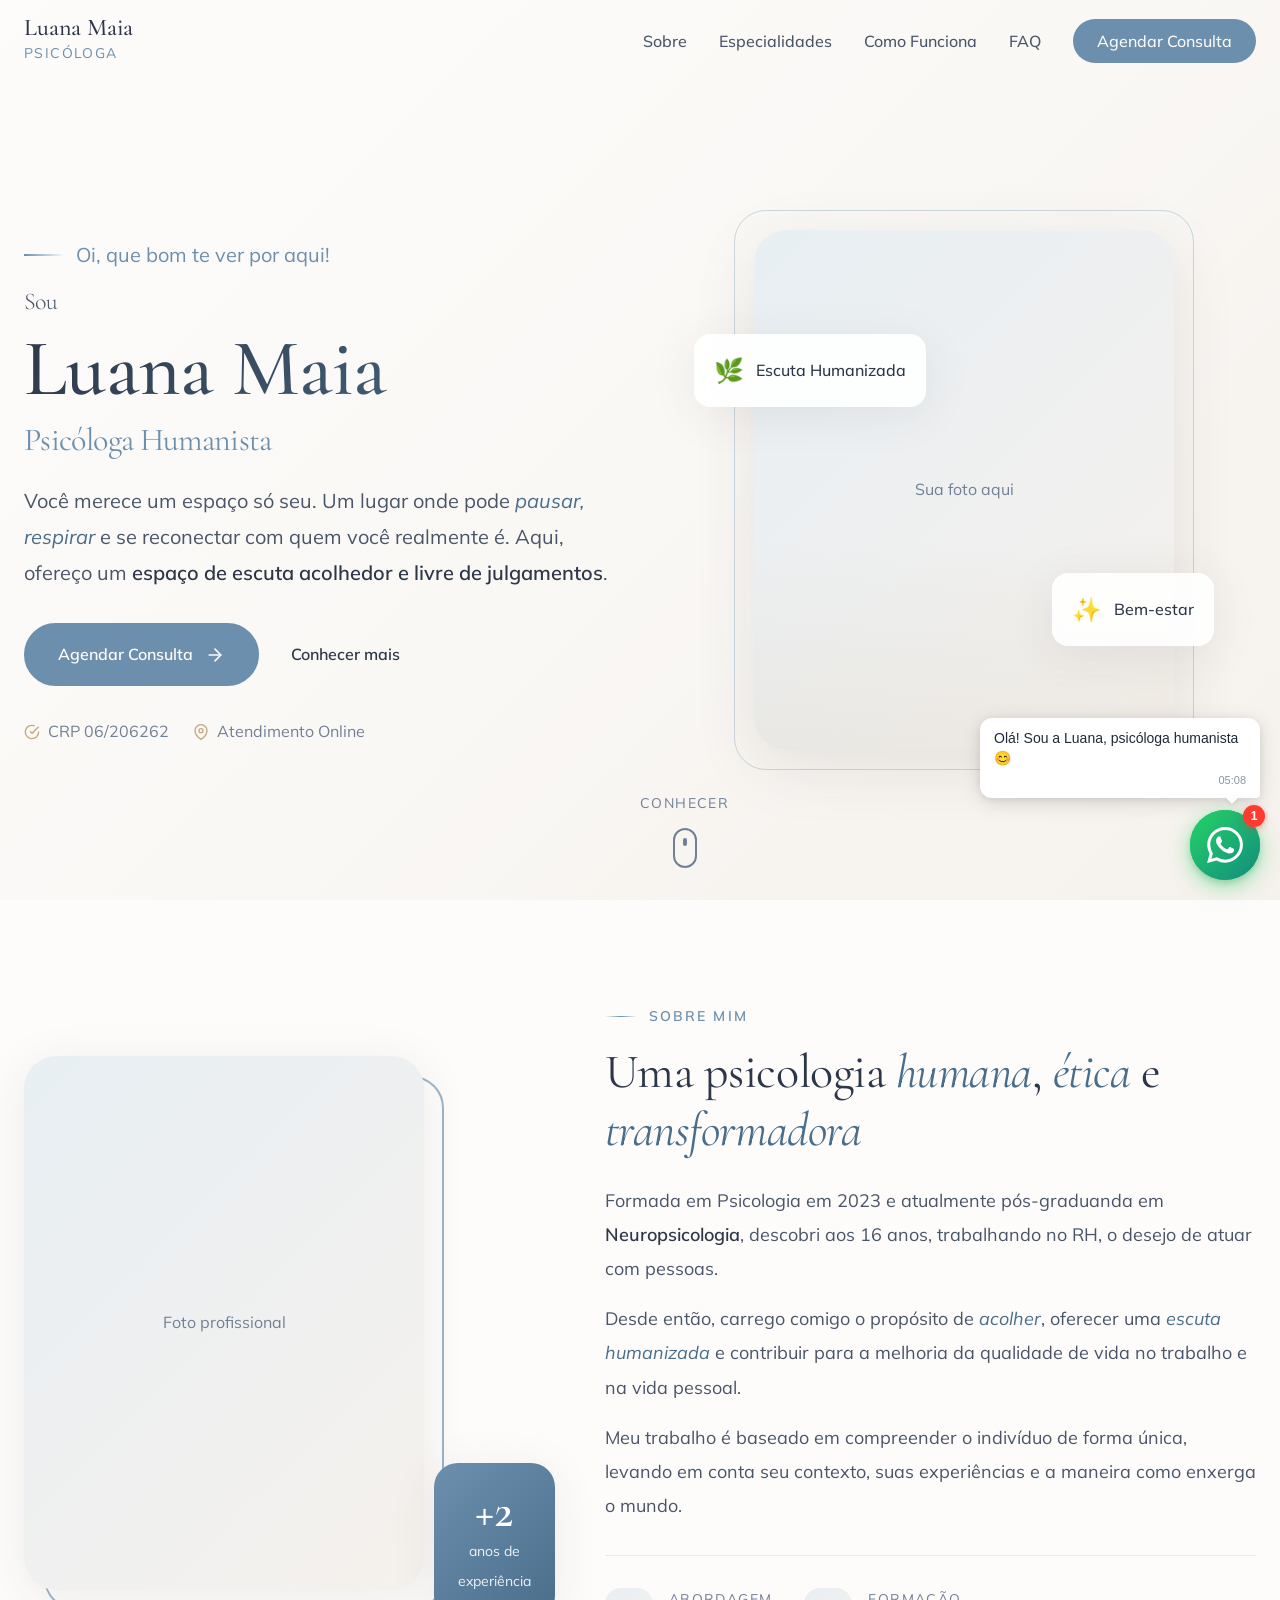
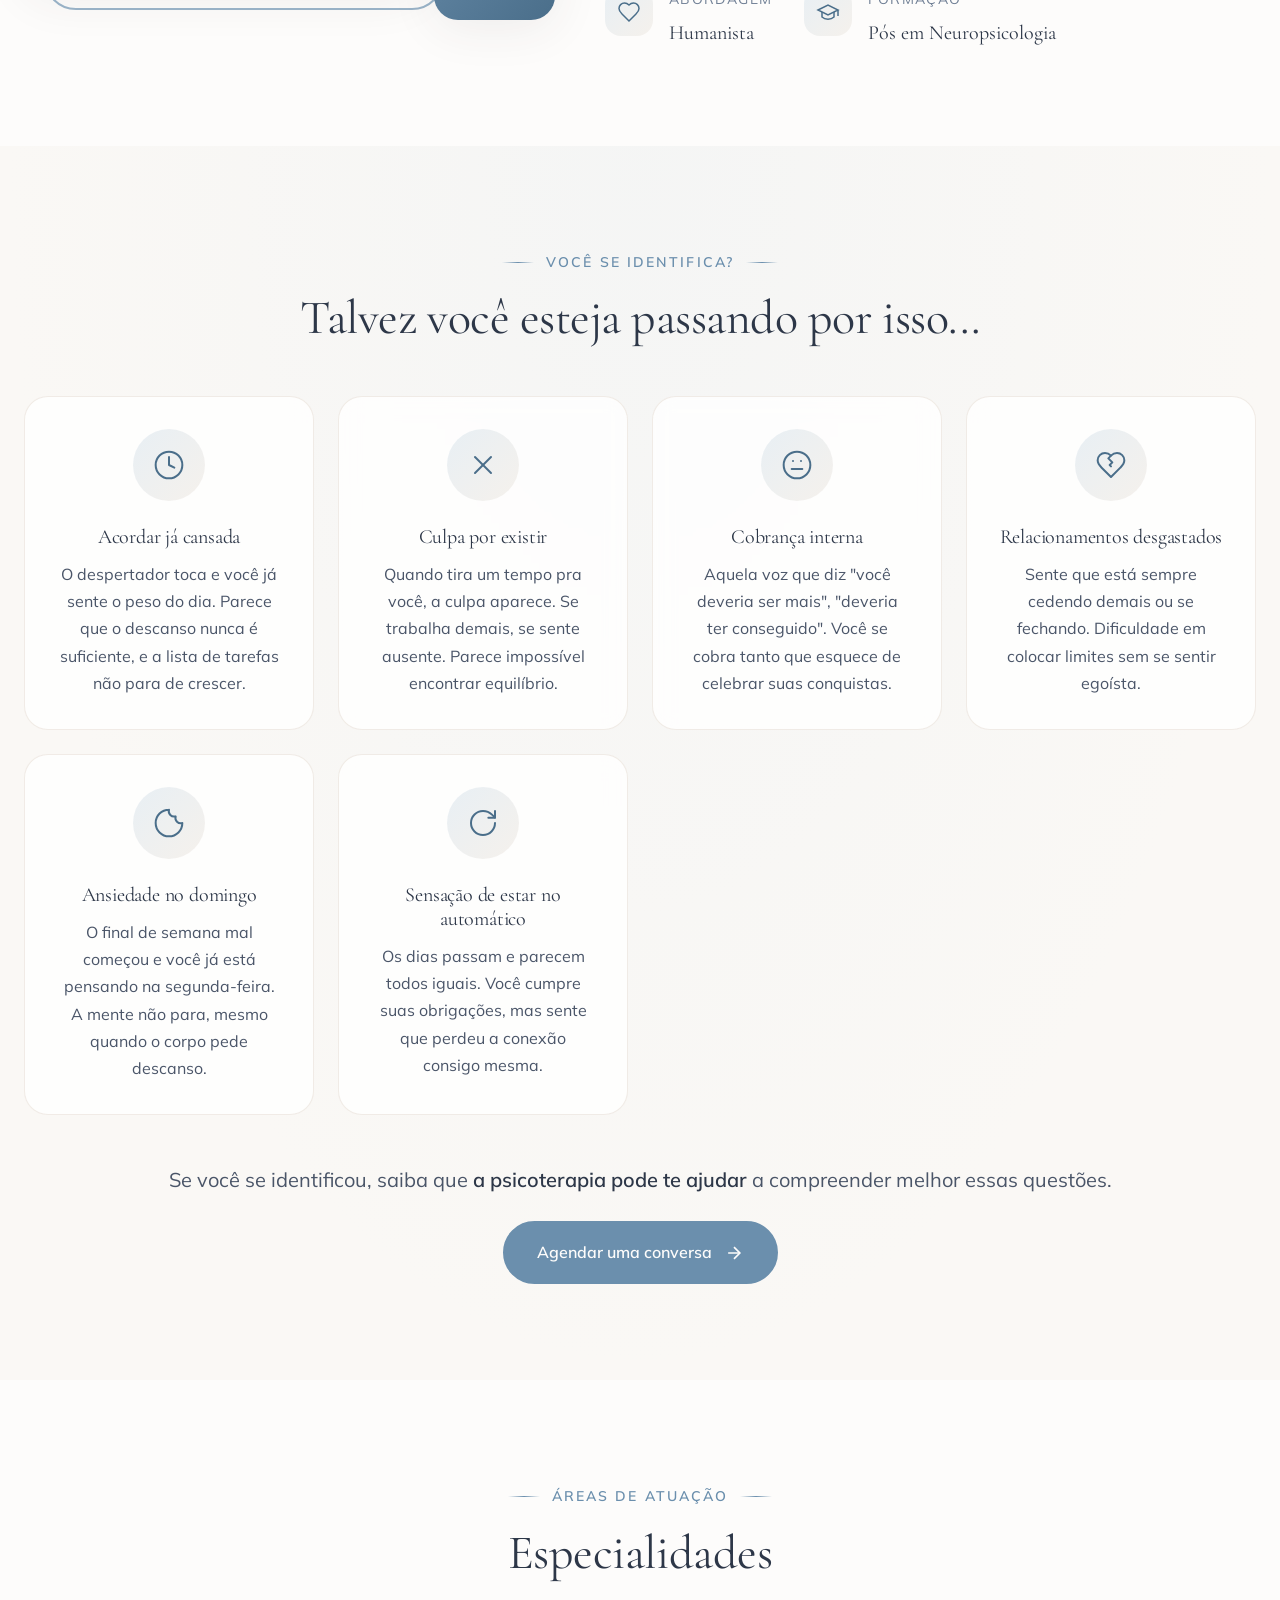
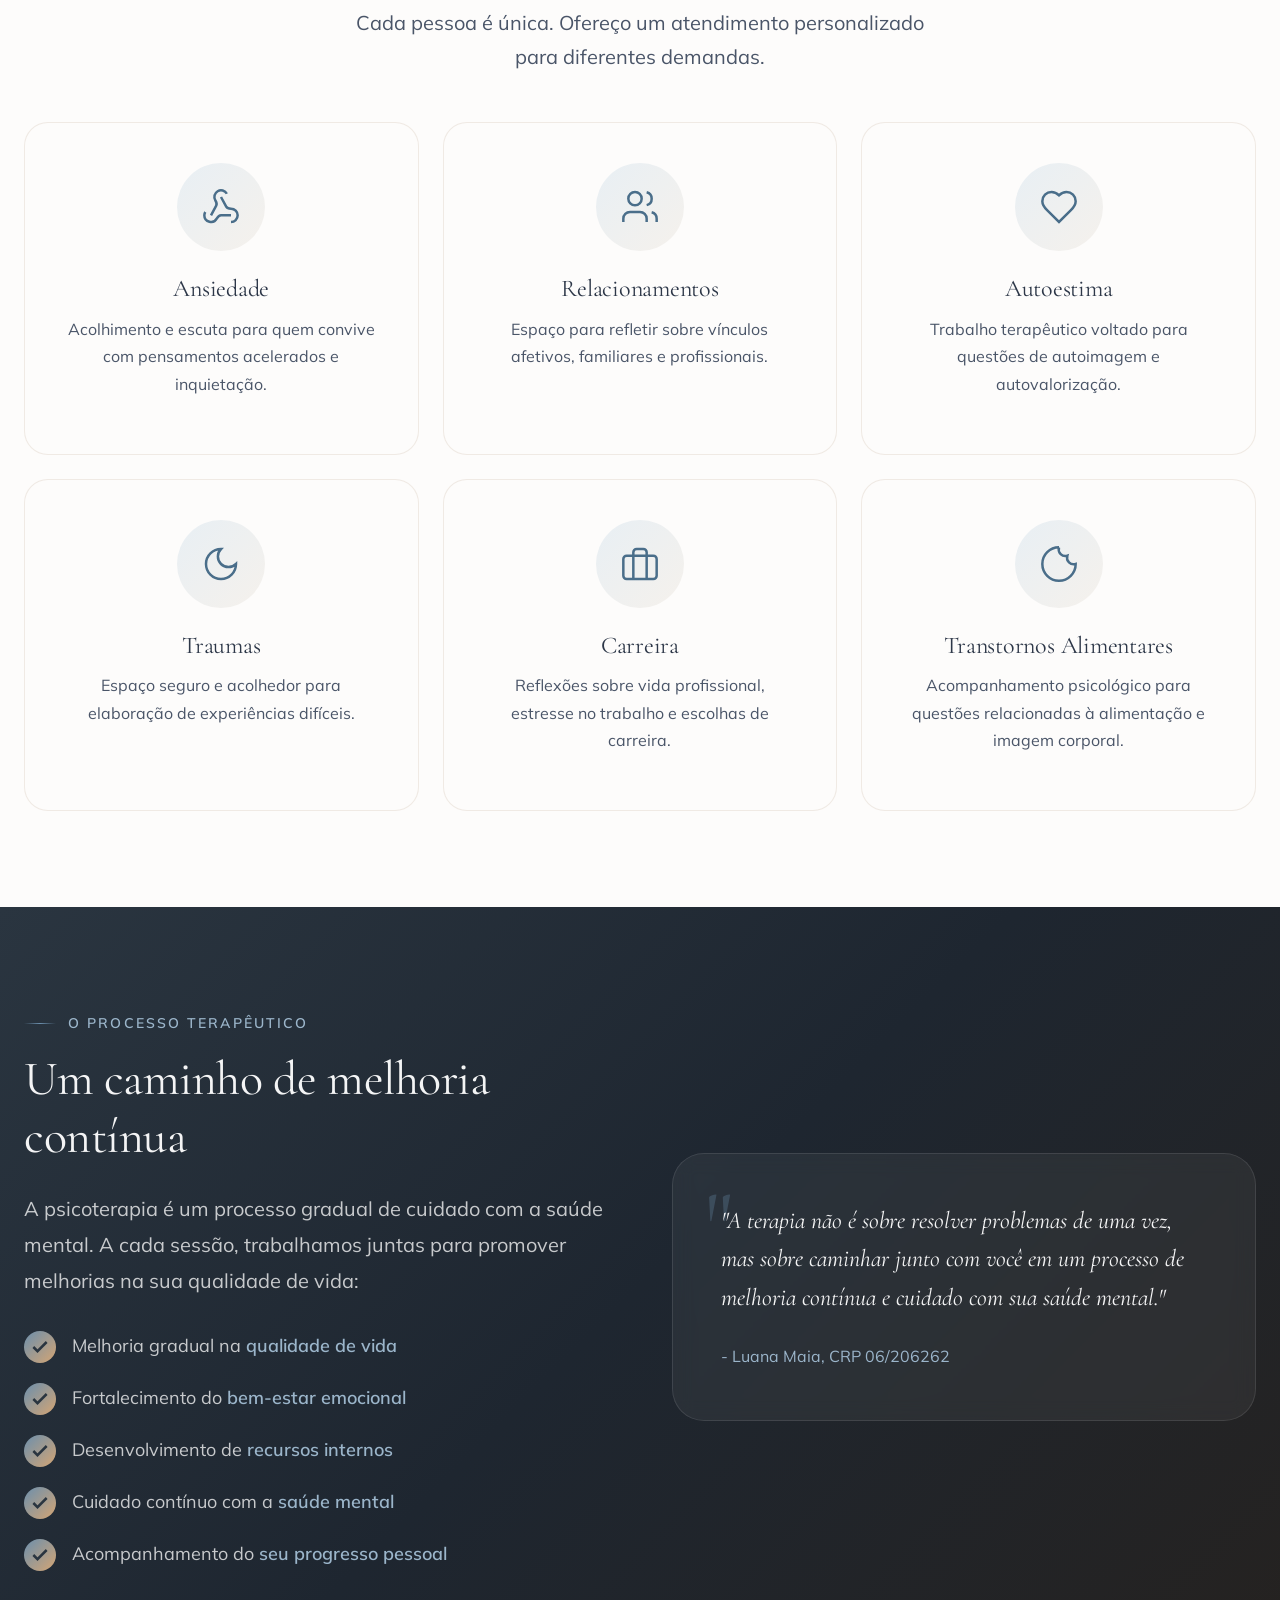
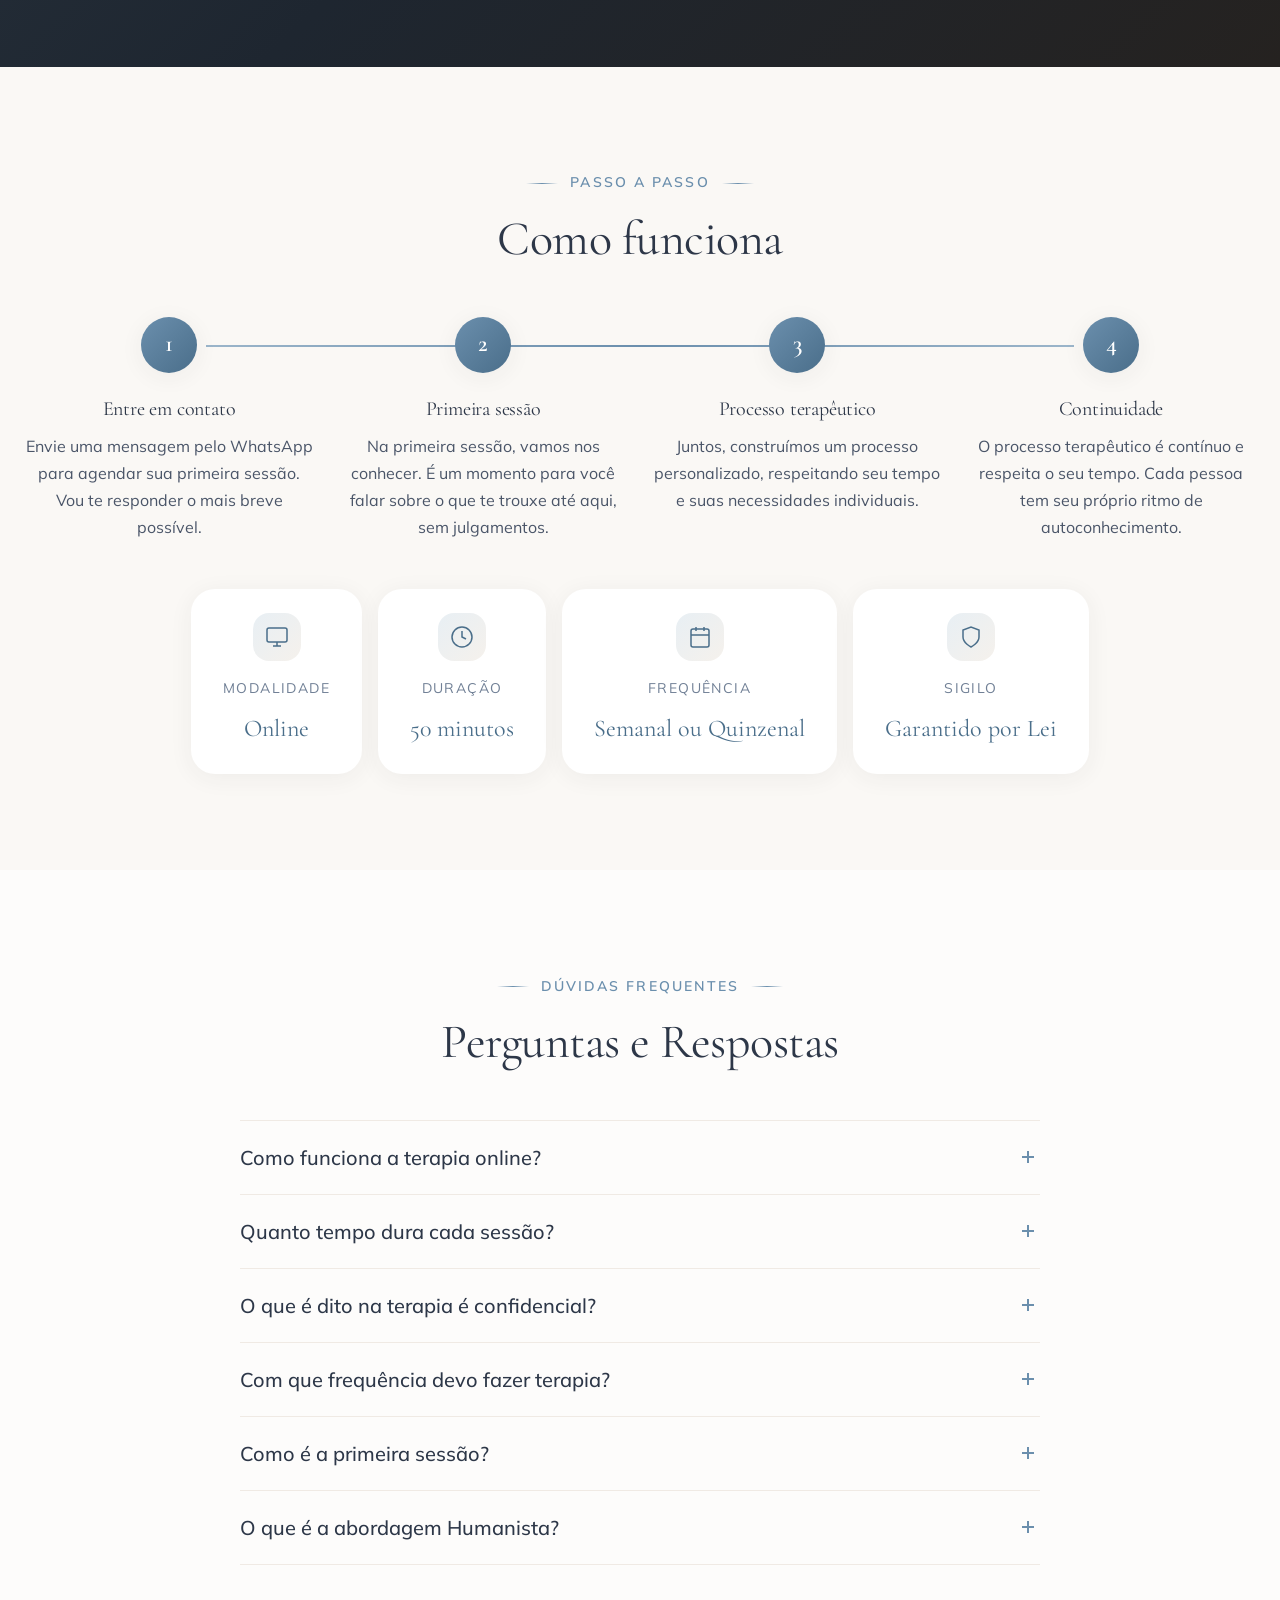
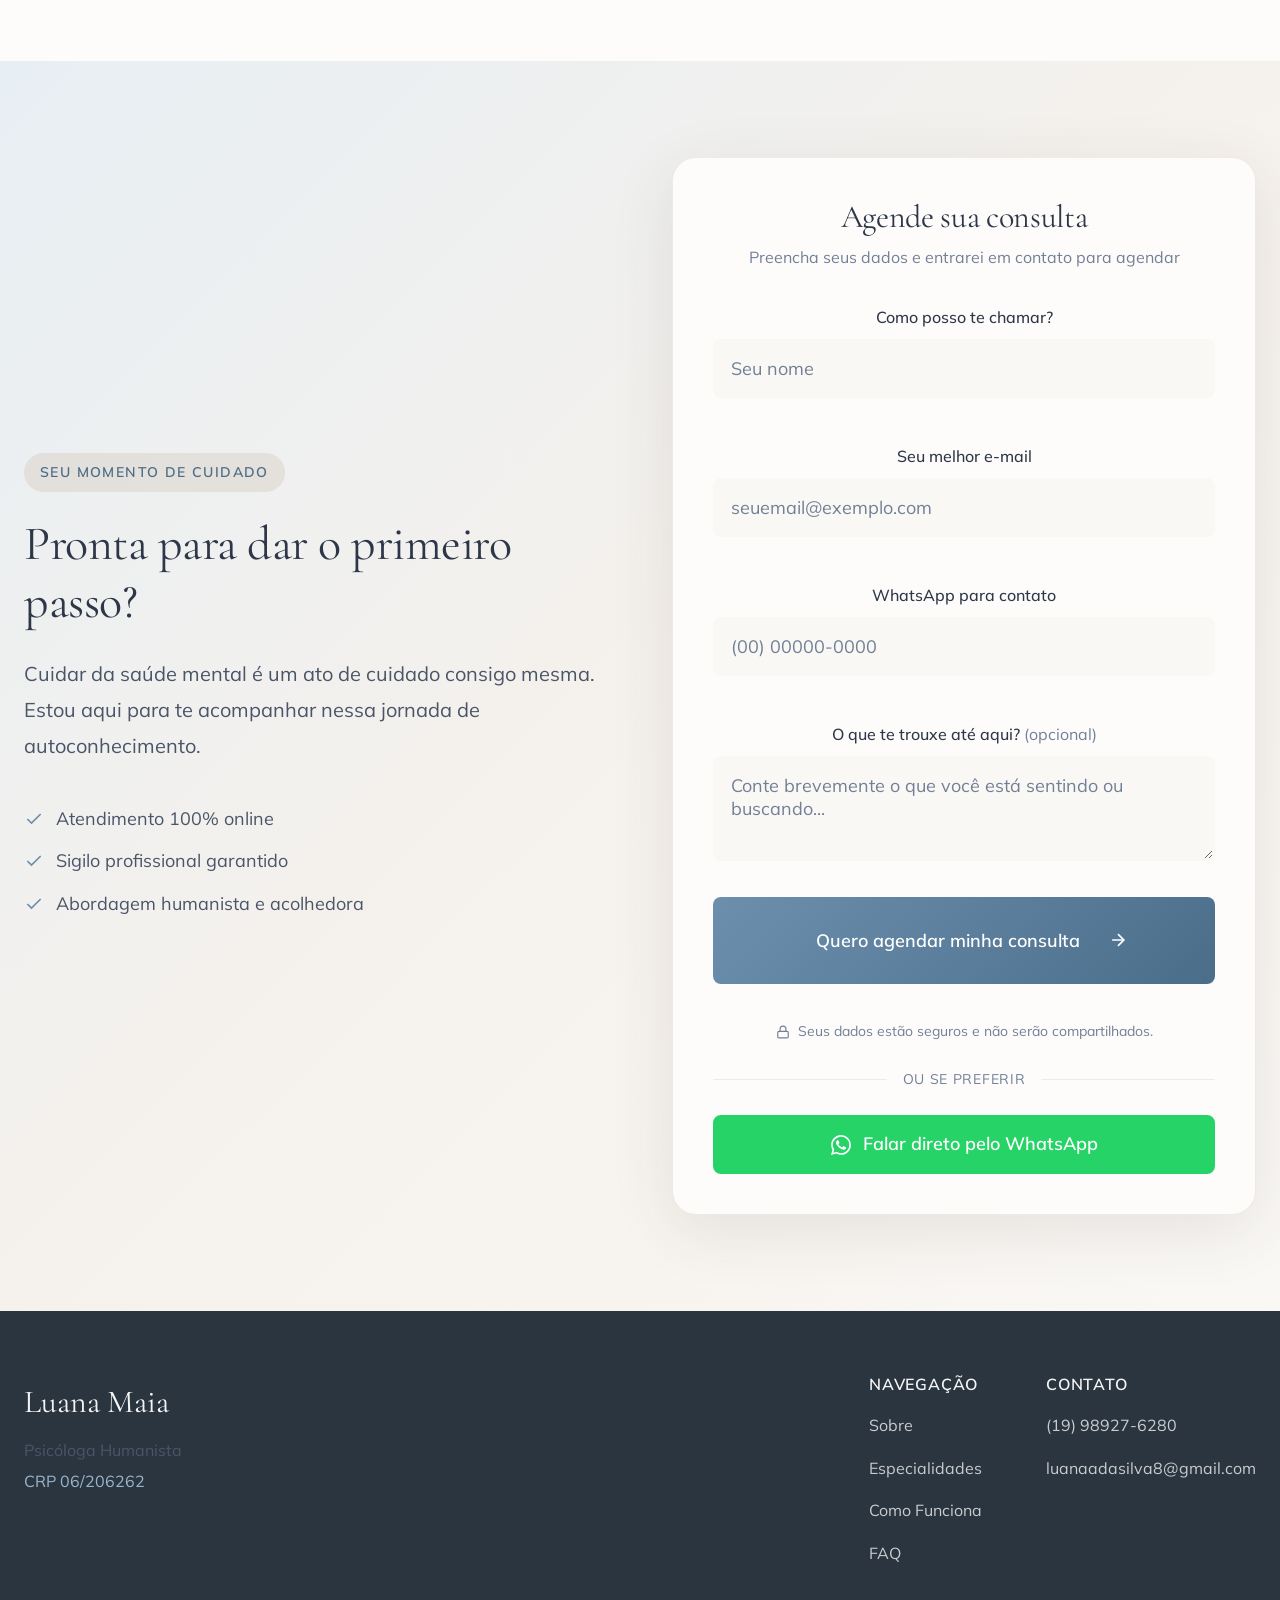
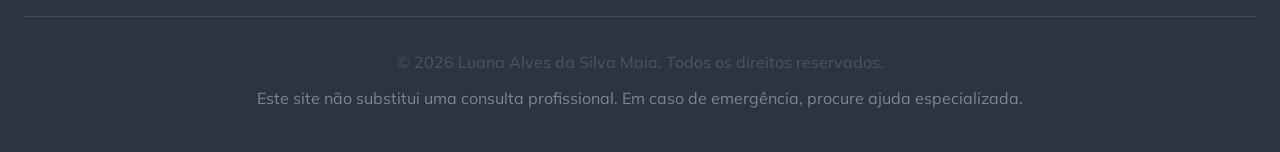
<file: index.html>
<!DOCTYPE html>
<html lang="pt-BR" prefix="og: https://ogp.me/ns#">
<head>
    <!-- Charset & Viewport -->
    <meta charset="UTF-8">
    <meta name="viewport" content="width=device-width, initial-scale=1.0, maximum-scale=5.0">
    <meta http-equiv="X-UA-Compatible" content="IE=edge">

    <!-- Primary Meta Tags -->
    <title>Luana Maia | Psicóloga Humanista - Atendimento Online | CRP 06/206262</title>
    <meta name="title" content="Luana Maia | Psicóloga Humanista - Atendimento Online | CRP 06/206262">
    <meta name="description" content="Psicóloga Humanista com atendimento online. Acompanhamento para melhoria da qualidade de vida e bem-estar emocional. Áreas: ansiedade, carreira e relacionamentos. CRP 06/206262.">
    <meta name="keywords" content="psicóloga online, terapia online, psicóloga humanista, ansiedade, estresse no trabalho, carreira, relacionamentos, autoestima, saúde mental, psicoterapia, CRP 06/206262">
    <meta name="author" content="Luana Alves da Silva Maia">
    <meta name="robots" content="index, follow, max-image-preview:large, max-snippet:-1, max-video-preview:-1">
    <meta name="googlebot" content="index, follow">
    <meta name="language" content="Portuguese">
    <meta name="revisit-after" content="7 days">
    <meta name="rating" content="general">

    <!-- Canonical URL -->
    <link rel="canonical" href="https://www.luanamaiapsicologa.com.br/">

    <!-- Open Graph / Facebook -->
    <meta property="og:type" content="website">
    <meta property="og:url" content="https://www.luanamaiapsicologa.com.br/">
    <meta property="og:title" content="Luana Maia | Psicóloga Humanista - Atendimento Online | CRP 06/206262">
    <meta property="og:description" content="Psicóloga Humanista com atendimento online. Acompanhamento para melhoria da qualidade de vida e bem-estar. CRP 06/206262.">
    <meta property="og:image" content="https://www.luanamaiapsicologa.com.br/assets/og-image.jpg">
    <meta property="og:image:width" content="1200">
    <meta property="og:image:height" content="630">
    <meta property="og:image:alt" content="Luana Maia - Psicóloga Humanista - CRP 06/206262">
    <meta property="og:locale" content="pt_BR">
    <meta property="og:site_name" content="Luana Maia Psicóloga">

    <!-- Twitter -->
    <meta name="twitter:card" content="summary_large_image">
    <meta name="twitter:url" content="https://www.luanamaiapsicologa.com.br/">
    <meta name="twitter:title" content="Luana Maia | Psicóloga Humanista - Atendimento Online | CRP 06/206262">
    <meta name="twitter:description" content="Psicóloga Humanista com atendimento online. Acompanhamento para melhoria da qualidade de vida e bem-estar. CRP 06/206262.">
    <meta name="twitter:image" content="https://www.luanamaiapsicologa.com.br/assets/og-image.jpg">

    <!-- WhatsApp Preview -->
    <meta property="og:image:type" content="image/jpeg">

    <!-- Favicon -->
    <link rel="icon" type="image/svg+xml" href="data:image/svg+xml,<svg xmlns='http://www.w3.org/2000/svg' viewBox='0 0 100 100'><text y='.9em' font-size='90'>🌿</text></svg>">
    <link rel="apple-touch-icon" href="assets/apple-touch-icon.png">

    <!-- Preconnect for Performance -->
    <link rel="preconnect" href="https://fonts.googleapis.com">
    <link rel="preconnect" href="https://fonts.gstatic.com" crossorigin>
    <link rel="preconnect" href="https://www.googletagmanager.com">
    <link rel="preconnect" href="https://www.google-analytics.com">

    <!-- DNS Prefetch -->
    <link rel="dns-prefetch" href="https://fonts.googleapis.com">
    <link rel="dns-prefetch" href="https://www.googletagmanager.com">

    <!-- Fonts -->
    <link href="https://fonts.googleapis.com/css2?family=Cormorant+Garamond:ital,wght@0,300;0,400;0,500;0,600;1,400&family=Mulish:wght@300;400;500;600;700&display=swap" rel="stylesheet">

    <!-- Styles -->
    <link rel="stylesheet" href="styles.css">

    <!-- Preload Critical Assets -->
    <link rel="preload" href="styles.css" as="style">
    <link rel="preload" href="script.js" as="script">

    <!-- Schema.org Structured Data - LocalBusiness -->
    <script type="application/ld+json">
    {
        "@context": "https://schema.org",
        "@type": "ProfessionalService",
        "name": "Luana Maia Psicóloga",
        "alternateName": "Luana Alves da Silva Maia - Psicóloga",
        "description": "Psicóloga Humanista com atendimento online. Áreas de atuação: ansiedade, burnout, carreira e relacionamentos.",
        "url": "https://www.luanamaiapsicologa.com.br",
        "logo": "https://www.luanamaiapsicologa.com.br/assets/logo.png",
        "image": "https://www.luanamaiapsicologa.com.br/assets/luana-maia.jpg",
        "telephone": "+55-19-98927-6280",
        "email": "luanaadasilva8@gmail.com",
        "areaServed": {
            "@type": "Country",
            "name": "Brasil"
        },
        "serviceType": ["Psicoterapia Online", "Atendimento Psicológico"],
        "sameAs": [],
        "openingHoursSpecification": {
            "@type": "OpeningHoursSpecification",
            "dayOfWeek": ["Monday", "Tuesday", "Wednesday", "Thursday", "Friday"],
            "opens": "08:00",
            "closes": "20:00"
        }
    }
    </script>

    <!-- Schema.org - Person -->
    <script type="application/ld+json">
    {
        "@context": "https://schema.org",
        "@type": "Person",
        "name": "Luana Alves da Silva Maia",
        "jobTitle": "Psicóloga",
        "description": "Psicóloga Humanista, pós-graduanda em Neuropsicologia, com experiência em clínica e RH.",
        "url": "https://www.luanamaiapsicologa.com.br",
        "email": "luanaadasilva8@gmail.com",
        "telephone": "+55-19-98927-6280",
        "hasCredential": {
            "@type": "EducationalOccupationalCredential",
            "credentialCategory": "Professional License",
            "name": "CRP 06/206262",
            "recognizedBy": {
                "@type": "Organization",
                "name": "Conselho Regional de Psicologia de São Paulo"
            }
        },
        "knowsAbout": ["Psicologia Humanista", "Ansiedade", "Burnout", "Carreira", "Relacionamentos", "Autoestima", "Traumas", "Neuropsicologia"]
    }
    </script>

    <!-- Schema.org - FAQ -->
    <script type="application/ld+json">
    {
        "@context": "https://schema.org",
        "@type": "FAQPage",
        "mainEntity": [
            {
                "@type": "Question",
                "name": "Como funciona a terapia online?",
                "acceptedAnswer": {
                    "@type": "Answer",
                    "text": "As sessões acontecem por videochamada, em uma plataforma segura. Você só precisa de um dispositivo com câmera e internet estável. O atendimento online tem a mesma eficácia do presencial e oferece mais flexibilidade para encaixar na sua rotina."
                }
            },
            {
                "@type": "Question",
                "name": "Quanto tempo dura cada sessão?",
                "acceptedAnswer": {
                    "@type": "Answer",
                    "text": "Cada sessão tem duração de 50 minutos. Esse tempo foi estabelecido para permitir um trabalho terapêutico profundo e consistente."
                }
            },
            {
                "@type": "Question",
                "name": "O que é dito na terapia é confidencial?",
                "acceptedAnswer": {
                    "@type": "Answer",
                    "text": "Sim, o sigilo é garantido pelo Código de Ética Profissional do Psicólogo. Tudo o que você compartilhar nas sessões fica protegido pelo sigilo profissional. Este é um espaço seguro e livre de julgamentos."
                }
            },
            {
                "@type": "Question",
                "name": "Com que frequência devo fazer terapia?",
                "acceptedAnswer": {
                    "@type": "Answer",
                    "text": "A frequência ideal é semanal, pois permite uma continuidade no processo terapêutico. Porém, também ofereço atendimento quinzenal para quem precisa de mais flexibilidade."
                }
            },
            {
                "@type": "Question",
                "name": "O que é a abordagem Humanista?",
                "acceptedAnswer": {
                    "@type": "Answer",
                    "text": "A Psicologia Humanista valoriza a pessoa como um todo, considerando sua singularidade, seu contexto e suas experiências. O foco está em compreender como você enxerga o mundo e em facilitar seu desenvolvimento pessoal."
                }
            }
        ]
    }
    </script>

    <!-- Schema.org - BreadcrumbList -->
    <script type="application/ld+json">
    {
        "@context": "https://schema.org",
        "@type": "BreadcrumbList",
        "itemListElement": [
            {
                "@type": "ListItem",
                "position": 1,
                "name": "Home",
                "item": "https://www.luanamaiapsicologa.com.br/"
            },
            {
                "@type": "ListItem",
                "position": 2,
                "name": "Sobre",
                "item": "https://www.luanamaiapsicologa.com.br/#sobre"
            },
            {
                "@type": "ListItem",
                "position": 3,
                "name": "Especialidades",
                "item": "https://www.luanamaiapsicologa.com.br/#especialidades"
            },
            {
                "@type": "ListItem",
                "position": 4,
                "name": "Contato",
                "item": "https://www.luanamaiapsicologa.com.br/#contato"
            }
        ]
    }
    </script>

    <!-- Google Tag Manager - HEAD (Replace GTM-XXXXXX with your ID) -->
    <script>
    // GTM will be initialized only if container ID is provided
    window.dataLayer = window.dataLayer || [];
    </script>

    <!-- Noscript styles -->
    <noscript>
        <style>
            .loader { display: none !important; }
            [data-animate] { opacity: 1 !important; transform: none !important; }
        </style>
    </noscript>
</head>
<body>
    <!-- Google Tag Manager (noscript) - Replace GTM-XXXXXX with your ID -->
    <noscript>
        <iframe src="https://www.googletagmanager.com/ns.html?id=GTM-XXXXXX" height="0" width="0" style="display:none;visibility:hidden" title="GTM"></iframe>
    </noscript>

    <!-- Loader / Preloader -->
    <div class="loader" id="loader" aria-hidden="true">
        <div class="loader-content">
            <div class="loader-circle"></div>
            <div class="loader-circle"></div>
            <div class="loader-circle"></div>
            <span class="loader-text">Preparando seu espaço...</span>
        </div>
    </div>

    <!-- Custom Cursor -->
    <div class="cursor" id="cursor"></div>
    <div class="cursor-follower" id="cursor-follower"></div>

    <!-- Floating Elements - Ambient -->
    <div class="ambient-bg" aria-hidden="true">
        <div class="ambient-orb ambient-orb-1"></div>
        <div class="ambient-orb ambient-orb-2"></div>
        <div class="ambient-orb ambient-orb-3"></div>
    </div>

    <!-- Header -->
    <header class="header" id="header" role="banner">
        <div class="container">
            <a href="#hero" class="logo" aria-label="Luana Maia - Voltar ao início" data-track="click" data-track-category="Navigation" data-track-action="Logo Click">
                <span class="logo-text">Luana Maia</span>
                <span class="logo-subtitle">Psicóloga</span>
            </a>
            <nav class="nav" id="nav" role="navigation" aria-label="Menu principal">
                <ul class="nav-list">
                    <li><a href="#sobre" class="nav-link" data-track="click" data-track-category="Navigation" data-track-action="Menu - Sobre">Sobre</a></li>
                    <li><a href="#especialidades" class="nav-link" data-track="click" data-track-category="Navigation" data-track-action="Menu - Especialidades">Especialidades</a></li>
                    <li><a href="#como-funciona" class="nav-link" data-track="click" data-track-category="Navigation" data-track-action="Menu - Como Funciona">Como Funciona</a></li>
                    <li><a href="#faq" class="nav-link" data-track="click" data-track-category="Navigation" data-track-action="Menu - FAQ">FAQ</a></li>
                    <li><a href="#contato" class="nav-link btn-nav" data-track="click" data-track-category="CTA" data-track-action="Menu - Agendar">Agendar Consulta</a></li>
                </ul>
            </nav>
            <button class="menu-toggle" id="menu-toggle" aria-label="Abrir menu de navegação" aria-expanded="false" aria-controls="nav">
                <span class="menu-line"></span>
                <span class="menu-line"></span>
                <span class="menu-line"></span>
            </button>
        </div>
        <div class="header-progress" id="header-progress"></div>
    </header>

    <main role="main">
        <!-- Hero Section -->
        <section class="hero" id="hero" aria-labelledby="hero-title">
            <div class="hero-bg">
                <div class="hero-gradient"></div>
                <div class="hero-particles" id="hero-particles"></div>
            </div>
            <div class="container hero-container">
                <div class="hero-content" data-animate="fade-up">
                    <p class="hero-greeting" data-animate="fade-up" data-delay="100">
                        <span class="greeting-line"></span>
                        Oi, que bom te ver por aqui!
                    </p>
                    <h1 class="hero-title" id="hero-title" data-animate="fade-up" data-delay="200">
                        <span class="title-line">Sou</span>
                        <span class="title-name">Luana Maia</span>
                        <span class="title-role">Psicóloga Humanista</span>
                    </h1>
                    <p class="hero-subtitle" data-animate="fade-up" data-delay="300">
                        Você merece um espaço só seu. Um lugar onde pode <em>pausar, respirar</em> e se reconectar
                        com quem você realmente é. Aqui, ofereço um <strong>espaço de escuta acolhedor e livre de julgamentos</strong>.
                    </p>
                    <div class="hero-cta" data-animate="fade-up" data-delay="400">
                        <a href="#contato" class="btn btn-primary btn-glow" data-track="click" data-track-category="CTA" data-track-action="Hero - Agendar Consulta">
                            <span>Agendar Consulta</span>
                            <svg class="btn-arrow" xmlns="http://www.w3.org/2000/svg" width="20" height="20" viewBox="0 0 24 24" fill="none" stroke="currentColor" stroke-width="2" stroke-linecap="round" stroke-linejoin="round"><line x1="5" y1="12" x2="19" y2="12"></line><polyline points="12 5 19 12 12 19"></polyline></svg>
                        </a>
                        <a href="#sobre" class="btn btn-secondary btn-text" data-track="click" data-track-category="CTA" data-track-action="Hero - Conhecer Mais">
                            <span>Conhecer mais</span>
                        </a>
                    </div>
                    <div class="hero-badges" data-animate="fade-up" data-delay="500">
                        <div class="badge">
                            <svg xmlns="http://www.w3.org/2000/svg" width="16" height="16" viewBox="0 0 24 24" fill="none" stroke="currentColor" stroke-width="2"><path d="M22 11.08V12a10 10 0 1 1-5.93-9.14"></path><polyline points="22 4 12 14.01 9 11.01"></polyline></svg>
                            <span>CRP 06/206262</span>
                        </div>
                        <div class="badge">
                            <svg xmlns="http://www.w3.org/2000/svg" width="16" height="16" viewBox="0 0 24 24" fill="none" stroke="currentColor" stroke-width="2"><path d="M21 10c0 7-9 13-9 13s-9-6-9-13a9 9 0 0 1 18 0z"></path><circle cx="12" cy="10" r="3"></circle></svg>
                            <span>Atendimento Online</span>
                        </div>
                    </div>
                </div>
                <div class="hero-visual" data-animate="fade-left" data-delay="300">
                    <div class="hero-image-wrapper">
                        <div class="hero-image-frame">
                            <div class="hero-image-placeholder" id="hero-image">
                                <span>Sua foto aqui</span>
                            </div>
                            <div class="hero-image-decoration"></div>
                        </div>
                        <div class="hero-float-card hero-float-1" data-parallax="0.05">
                            <span class="float-icon">🌿</span>
                            <span class="float-text">Escuta Humanizada</span>
                        </div>
                        <div class="hero-float-card hero-float-2" data-parallax="0.08">
                            <span class="float-icon">✨</span>
                            <span class="float-text">Bem-estar</span>
                        </div>
                    </div>
                </div>
            </div>
            <div class="hero-scroll" data-animate="fade-up" data-delay="600">
                <a href="#sobre" class="scroll-indicator" aria-label="Rolar para conhecer mais">
                    <span class="scroll-text">Conhecer</span>
                    <div class="scroll-mouse">
                        <div class="scroll-wheel"></div>
                    </div>
                </a>
            </div>
        </section>

        <!-- Sobre Section -->
        <section class="sobre" id="sobre" aria-labelledby="sobre-title">
            <div class="container">
                <div class="sobre-content">
                    <div class="sobre-image" data-animate="fade-right">
                        <div class="sobre-image-wrapper">
                            <div class="sobre-image-placeholder">
                                <span>Foto profissional</span>
                            </div>
                            <div class="sobre-image-border"></div>
                        </div>
                        <div class="sobre-experience">
                            <span class="experience-number">+2</span>
                            <span class="experience-text">anos de<br>experiência</span>
                        </div>
                    </div>
                    <div class="sobre-text" data-animate="fade-left">
                        <span class="section-label">
                            <span class="label-line"></span>
                            Sobre mim
                        </span>
                        <h2 class="section-title" id="sobre-title">
                            Uma psicologia <em>humana</em>, <em>ética</em> e <em>transformadora</em>
                        </h2>
                        <div class="sobre-paragraphs">
                            <p data-animate="fade-up" data-delay="100">
                                Formada em Psicologia em 2023 e atualmente pós-graduanda em <strong>Neuropsicologia</strong>,
                                descobri aos 16 anos, trabalhando no RH, o desejo de atuar com pessoas.
                            </p>
                            <p data-animate="fade-up" data-delay="200">
                                Desde então, carrego comigo o propósito de <em>acolher</em>, oferecer uma <em>escuta humanizada</em>
                                e contribuir para a melhoria da qualidade de vida no trabalho e na vida pessoal.
                            </p>
                            <p data-animate="fade-up" data-delay="300">
                                Meu trabalho é baseado em compreender o indivíduo de forma única, levando em conta
                                seu contexto, suas experiências e a maneira como enxerga o mundo.
                            </p>
                        </div>
                        <div class="sobre-destaque" data-animate="fade-up" data-delay="400">
                            <div class="destaque-item">
                                <div class="destaque-icon">
                                    <svg xmlns="http://www.w3.org/2000/svg" width="24" height="24" viewBox="0 0 24 24" fill="none" stroke="currentColor" stroke-width="1.5"><path d="M19 14c1.49-1.46 3-3.21 3-5.5A5.5 5.5 0 0 0 16.5 3c-1.76 0-3 .5-4.5 2-1.5-1.5-2.74-2-4.5-2A5.5 5.5 0 0 0 2 8.5c0 2.3 1.5 4.05 3 5.5l7 7Z"></path></svg>
                                </div>
                                <div class="destaque-content">
                                    <span class="destaque-titulo">Abordagem</span>
                                    <span class="destaque-valor">Humanista</span>
                                </div>
                            </div>
                            <div class="destaque-item">
                                <div class="destaque-icon">
                                    <svg xmlns="http://www.w3.org/2000/svg" width="24" height="24" viewBox="0 0 24 24" fill="none" stroke="currentColor" stroke-width="1.5"><path d="M22 10v6M2 10l10-5 10 5-10 5z"></path><path d="M6 12v5c3 3 9 3 12 0v-5"></path></svg>
                                </div>
                                <div class="destaque-content">
                                    <span class="destaque-titulo">Formação</span>
                                    <span class="destaque-valor">Pós em Neuropsicologia</span>
                                </div>
                            </div>
                        </div>
                    </div>
                </div>
            </div>
            <div class="sobre-decoration" aria-hidden="true">
                <svg viewBox="0 0 200 200" xmlns="http://www.w3.org/2000/svg">
                    <path fill="currentColor" d="M47.5,-57.2C59.9,-45.8,67.5,-29.3,70.1,-12.1C72.7,5.1,70.3,23,61.5,36.6C52.7,50.2,37.5,59.5,21.1,64.7C4.7,69.9,-12.9,71,-28.9,65.6C-44.9,60.2,-59.3,48.3,-67.1,33.1C-74.9,17.9,-76.1,-0.6,-71.1,-17.2C-66.1,-33.8,-54.9,-48.5,-41.2,-59.7C-27.5,-70.9,-11.3,-78.6,3.3,-82.5C17.9,-86.4,35.1,-86.5,47.5,-77.2Z" transform="translate(100 100)" />
                </svg>
            </div>
        </section>

        <!-- Dores Section -->
        <section class="dores" id="dores" aria-labelledby="dores-title">
            <div class="dores-bg"></div>
            <div class="container">
                <div class="section-header" data-animate="fade-up">
                    <span class="section-label center">
                        <span class="label-line"></span>
                        Você se identifica?
                        <span class="label-line"></span>
                    </span>
                    <h2 class="section-title center" id="dores-title">Talvez você esteja passando por isso...</h2>
                </div>
                <div class="dores-grid">
                    <article class="dor-card" data-animate="fade-up" data-delay="100">
                        <div class="dor-icon">
                            <svg xmlns="http://www.w3.org/2000/svg" width="32" height="32" viewBox="0 0 24 24" fill="none" stroke="currentColor" stroke-width="1.5" stroke-linecap="round" stroke-linejoin="round"><circle cx="12" cy="12" r="10"></circle><path d="M12 6v6l4 2"></path></svg>
                        </div>
                        <h3>Acordar já cansada</h3>
                        <p>O despertador toca e você já sente o peso do dia. Parece que o descanso nunca é suficiente, e a lista de tarefas não para de crescer.</p>
                    </article>
                    <article class="dor-card" data-animate="fade-up" data-delay="200">
                        <div class="dor-icon">
                            <svg xmlns="http://www.w3.org/2000/svg" width="32" height="32" viewBox="0 0 24 24" fill="none" stroke="currentColor" stroke-width="1.5" stroke-linecap="round" stroke-linejoin="round"><path d="M18 6 6 18"></path><path d="m6 6 12 12"></path></svg>
                        </div>
                        <h3>Culpa por existir</h3>
                        <p>Quando tira um tempo pra você, a culpa aparece. Se trabalha demais, se sente ausente. Parece impossível encontrar equilíbrio.</p>
                    </article>
                    <article class="dor-card" data-animate="fade-up" data-delay="300">
                        <div class="dor-icon">
                            <svg xmlns="http://www.w3.org/2000/svg" width="32" height="32" viewBox="0 0 24 24" fill="none" stroke="currentColor" stroke-width="1.5" stroke-linecap="round" stroke-linejoin="round"><circle cx="12" cy="12" r="10"></circle><path d="M8 15h8"></path><path d="M9 9h.01"></path><path d="M15 9h.01"></path></svg>
                        </div>
                        <h3>Cobrança interna</h3>
                        <p>Aquela voz que diz "você deveria ser mais", "deveria ter conseguido". Você se cobra tanto que esquece de celebrar suas conquistas.</p>
                    </article>
                    <article class="dor-card" data-animate="fade-up" data-delay="400">
                        <div class="dor-icon">
                            <svg xmlns="http://www.w3.org/2000/svg" width="32" height="32" viewBox="0 0 24 24" fill="none" stroke="currentColor" stroke-width="1.5" stroke-linecap="round" stroke-linejoin="round"><path d="M19 14c1.49-1.46 3-3.21 3-5.5A5.5 5.5 0 0 0 16.5 3c-1.76 0-3 .5-4.5 2-1.5-1.5-2.74-2-4.5-2A5.5 5.5 0 0 0 2 8.5c0 2.3 1.5 4.05 3 5.5l7 7Z"></path><path d="m12 13-1-1 2-2-3-3 2-2"></path></svg>
                        </div>
                        <h3>Relacionamentos desgastados</h3>
                        <p>Sente que está sempre cedendo demais ou se fechando. Dificuldade em colocar limites sem se sentir egoísta.</p>
                    </article>
                    <article class="dor-card" data-animate="fade-up" data-delay="500">
                        <div class="dor-icon">
                            <svg xmlns="http://www.w3.org/2000/svg" width="32" height="32" viewBox="0 0 24 24" fill="none" stroke="currentColor" stroke-width="1.5" stroke-linecap="round" stroke-linejoin="round"><path d="M12 2a10 10 0 1 0 10 10 4 4 0 0 1-5-5 4 4 0 0 1-5-5"></path></svg>
                        </div>
                        <h3>Ansiedade no domingo</h3>
                        <p>O final de semana mal começou e você já está pensando na segunda-feira. A mente não para, mesmo quando o corpo pede descanso.</p>
                    </article>
                    <article class="dor-card" data-animate="fade-up" data-delay="600">
                        <div class="dor-icon">
                            <svg xmlns="http://www.w3.org/2000/svg" width="32" height="32" viewBox="0 0 24 24" fill="none" stroke="currentColor" stroke-width="1.5" stroke-linecap="round" stroke-linejoin="round"><path d="M21 12a9 9 0 1 1-9-9c2.52 0 4.93 1 6.74 2.74L21 8"></path><path d="M21 3v5h-5"></path></svg>
                        </div>
                        <h3>Sensação de estar no automático</h3>
                        <p>Os dias passam e parecem todos iguais. Você cumpre suas obrigações, mas sente que perdeu a conexão consigo mesma.</p>
                    </article>
                </div>
                <div class="dores-cta" data-animate="fade-up" data-delay="500">
                    <p>Se você se identificou, saiba que <strong>a psicoterapia pode te ajudar</strong> a compreender melhor essas questões.</p>
                    <a href="#contato" class="btn btn-primary btn-glow" data-track="click" data-track-category="CTA" data-track-action="Dores - Agendar Consulta">
                        <span>Agendar uma conversa</span>
                        <svg class="btn-arrow" xmlns="http://www.w3.org/2000/svg" width="20" height="20" viewBox="0 0 24 24" fill="none" stroke="currentColor" stroke-width="2"><line x1="5" y1="12" x2="19" y2="12"></line><polyline points="12 5 19 12 12 19"></polyline></svg>
                    </a>
                </div>
            </div>
        </section>

        <!-- Especialidades Section -->
        <section class="especialidades" id="especialidades" aria-labelledby="especialidades-title">
            <div class="container">
                <div class="section-header" data-animate="fade-up">
                    <span class="section-label center">
                        <span class="label-line"></span>
                        Áreas de atuação
                        <span class="label-line"></span>
                    </span>
                    <h2 class="section-title center" id="especialidades-title">Especialidades</h2>
                    <p class="section-subtitle center">Cada pessoa é única. Ofereço um atendimento personalizado para diferentes demandas.</p>
                </div>
                <div class="especialidades-grid">
                    <article class="especialidade-card" data-animate="fade-up" data-delay="100">
                        <div class="especialidade-icon">
                            <svg xmlns="http://www.w3.org/2000/svg" width="40" height="40" viewBox="0 0 24 24" fill="none" stroke="currentColor" stroke-width="1.5"><path d="M18 16.98h-5.99c-1.1 0-1.95.94-2.48 1.9A4 4 0 0 1 2 17c.01-.7.2-1.4.57-2"/><path d="m6 17 3.13-5.78c.53-.97.1-2.18-.5-3.1a4 4 0 1 1 6.89-4.06"/><path d="m12 6 3.13 5.73C15.66 12.7 16.9 13 18 13a4 4 0 0 1 0 8"/></svg>
                        </div>
                        <h3>Ansiedade</h3>
                        <p>Acolhimento e escuta para quem convive com pensamentos acelerados e inquietação.</p>
                        <div class="card-hover-effect"></div>
                    </article>
                    <article class="especialidade-card" data-animate="fade-up" data-delay="150">
                        <div class="especialidade-icon">
                            <svg xmlns="http://www.w3.org/2000/svg" width="40" height="40" viewBox="0 0 24 24" fill="none" stroke="currentColor" stroke-width="1.5"><path d="M16 21v-2a4 4 0 0 0-4-4H6a4 4 0 0 0-4 4v2"></path><circle cx="9" cy="7" r="4"></circle><path d="M22 21v-2a4 4 0 0 0-3-3.87"></path><path d="M16 3.13a4 4 0 0 1 0 7.75"></path></svg>
                        </div>
                        <h3>Relacionamentos</h3>
                        <p>Espaço para refletir sobre vínculos afetivos, familiares e profissionais.</p>
                        <div class="card-hover-effect"></div>
                    </article>
                    <article class="especialidade-card" data-animate="fade-up" data-delay="200">
                        <div class="especialidade-icon">
                            <svg xmlns="http://www.w3.org/2000/svg" width="40" height="40" viewBox="0 0 24 24" fill="none" stroke="currentColor" stroke-width="1.5"><path d="M19 14c1.49-1.46 3-3.21 3-5.5A5.5 5.5 0 0 0 16.5 3c-1.76 0-3 .5-4.5 2-1.5-1.5-2.74-2-4.5-2A5.5 5.5 0 0 0 2 8.5c0 2.3 1.5 4.05 3 5.5l7 7Z"></path></svg>
                        </div>
                        <h3>Autoestima</h3>
                        <p>Trabalho terapêutico voltado para questões de autoimagem e autovalorização.</p>
                        <div class="card-hover-effect"></div>
                    </article>
                    <article class="especialidade-card" data-animate="fade-up" data-delay="250">
                        <div class="especialidade-icon">
                            <svg xmlns="http://www.w3.org/2000/svg" width="40" height="40" viewBox="0 0 24 24" fill="none" stroke="currentColor" stroke-width="1.5"><path d="M12 3a6 6 0 0 0 9 9 9 9 0 1 1-9-9Z"></path></svg>
                        </div>
                        <h3>Traumas</h3>
                        <p>Espaço seguro e acolhedor para elaboração de experiências difíceis.</p>
                        <div class="card-hover-effect"></div>
                    </article>
                    <article class="especialidade-card" data-animate="fade-up" data-delay="300">
                        <div class="especialidade-icon">
                            <svg xmlns="http://www.w3.org/2000/svg" width="40" height="40" viewBox="0 0 24 24" fill="none" stroke="currentColor" stroke-width="1.5"><rect width="20" height="14" x="2" y="7" rx="2" ry="2"></rect><path d="M16 21V5a2 2 0 0 0-2-2h-4a2 2 0 0 0-2 2v16"></path></svg>
                        </div>
                        <h3>Carreira</h3>
                        <p>Reflexões sobre vida profissional, estresse no trabalho e escolhas de carreira.</p>
                        <div class="card-hover-effect"></div>
                    </article>
                    <article class="especialidade-card" data-animate="fade-up" data-delay="350">
                        <div class="especialidade-icon">
                            <svg xmlns="http://www.w3.org/2000/svg" width="40" height="40" viewBox="0 0 24 24" fill="none" stroke="currentColor" stroke-width="1.5"><path d="M12 2a10 10 0 1 0 10 10 4 4 0 0 1-5-5 4 4 0 0 1-5-5"></path><path d="M8.5 8.5v.01"></path><path d="M16 15.5v.01"></path><path d="M12 12v.01"></path><path d="M11 17v.01"></path><path d="M7 14v.01"></path></svg>
                        </div>
                        <h3>Transtornos Alimentares</h3>
                        <p>Acompanhamento psicológico para questões relacionadas à alimentação e imagem corporal.</p>
                        <div class="card-hover-effect"></div>
                    </article>
                </div>
            </div>
        </section>

        <!-- Processo Terapêutico Section -->
        <section class="transformacao" id="processo" aria-labelledby="processo-title">
            <div class="transformacao-bg">
                <div class="transformacao-gradient"></div>
            </div>
            <div class="container">
                <div class="transformacao-content">
                    <div class="transformacao-text" data-animate="fade-right">
                        <span class="section-label light">
                            <span class="label-line"></span>
                            O processo terapêutico
                        </span>
                        <h2 class="section-title" id="processo-title">Um caminho de melhoria contínua</h2>
                        <p class="transformacao-intro">
                            A psicoterapia é um processo gradual de cuidado com a saúde mental. A cada sessão, trabalhamos juntas para promover melhorias na sua qualidade de vida:
                        </p>
                        <ul class="transformacao-lista" role="list">
                            <li data-animate="fade-up" data-delay="100">
                                <div class="check-icon">
                                    <svg xmlns="http://www.w3.org/2000/svg" width="20" height="20" viewBox="0 0 24 24" fill="none" stroke="currentColor" stroke-width="3"><polyline points="20 6 9 17 4 12"></polyline></svg>
                                </div>
                                <span>Melhoria gradual na <strong>qualidade de vida</strong></span>
                            </li>
                            <li data-animate="fade-up" data-delay="200">
                                <div class="check-icon">
                                    <svg xmlns="http://www.w3.org/2000/svg" width="20" height="20" viewBox="0 0 24 24" fill="none" stroke="currentColor" stroke-width="3"><polyline points="20 6 9 17 4 12"></polyline></svg>
                                </div>
                                <span>Fortalecimento do <strong>bem-estar emocional</strong></span>
                            </li>
                            <li data-animate="fade-up" data-delay="300">
                                <div class="check-icon">
                                    <svg xmlns="http://www.w3.org/2000/svg" width="20" height="20" viewBox="0 0 24 24" fill="none" stroke="currentColor" stroke-width="3"><polyline points="20 6 9 17 4 12"></polyline></svg>
                                </div>
                                <span>Desenvolvimento de <strong>recursos internos</strong></span>
                            </li>
                            <li data-animate="fade-up" data-delay="400">
                                <div class="check-icon">
                                    <svg xmlns="http://www.w3.org/2000/svg" width="20" height="20" viewBox="0 0 24 24" fill="none" stroke="currentColor" stroke-width="3"><polyline points="20 6 9 17 4 12"></polyline></svg>
                                </div>
                                <span>Cuidado contínuo com a <strong>saúde mental</strong></span>
                            </li>
                            <li data-animate="fade-up" data-delay="500">
                                <div class="check-icon">
                                    <svg xmlns="http://www.w3.org/2000/svg" width="20" height="20" viewBox="0 0 24 24" fill="none" stroke="currentColor" stroke-width="3"><polyline points="20 6 9 17 4 12"></polyline></svg>
                                </div>
                                <span>Acompanhamento do <strong>seu progresso pessoal</strong></span>
                            </li>
                        </ul>
                    </div>
                    <div class="transformacao-visual" data-animate="fade-left">
                        <div class="transformacao-quote">
                            <blockquote>
                                "A terapia não é sobre resolver problemas de uma vez, mas sobre caminhar junto com você em um processo de melhoria contínua e cuidado com sua saúde mental."
                            </blockquote>
                            <cite>- Luana Maia, CRP 06/206262</cite>
                        </div>
                    </div>
                </div>
            </div>
        </section>

        <!-- Como Funciona Section -->
        <section class="como-funciona" id="como-funciona" aria-labelledby="como-funciona-title">
            <div class="container">
                <div class="section-header" data-animate="fade-up">
                    <span class="section-label center">
                        <span class="label-line"></span>
                        Passo a passo
                        <span class="label-line"></span>
                    </span>
                    <h2 class="section-title center" id="como-funciona-title">Como funciona</h2>
                </div>
                <div class="passos-timeline">
                    <div class="timeline-line" aria-hidden="true"></div>
                    <article class="passo-card" data-animate="fade-up" data-delay="100">
                        <div class="passo-numero"><span>1</span></div>
                        <div class="passo-content">
                            <h3>Entre em contato</h3>
                            <p>Envie uma mensagem pelo WhatsApp para agendar sua primeira sessão. Vou te responder o mais breve possível.</p>
                        </div>
                    </article>
                    <article class="passo-card" data-animate="fade-up" data-delay="200">
                        <div class="passo-numero"><span>2</span></div>
                        <div class="passo-content">
                            <h3>Primeira sessão</h3>
                            <p>Na primeira sessão, vamos nos conhecer. É um momento para você falar sobre o que te trouxe até aqui, sem julgamentos.</p>
                        </div>
                    </article>
                    <article class="passo-card" data-animate="fade-up" data-delay="300">
                        <div class="passo-numero"><span>3</span></div>
                        <div class="passo-content">
                            <h3>Processo terapêutico</h3>
                            <p>Juntos, construímos um processo personalizado, respeitando seu tempo e suas necessidades individuais.</p>
                        </div>
                    </article>
                    <article class="passo-card" data-animate="fade-up" data-delay="400">
                        <div class="passo-numero"><span>4</span></div>
                        <div class="passo-content">
                            <h3>Continuidade</h3>
                            <p>O processo terapêutico é contínuo e respeita o seu tempo. Cada pessoa tem seu próprio ritmo de autoconhecimento.</p>
                        </div>
                    </article>
                </div>
                <div class="atendimento-info" data-animate="fade-up" data-delay="500">
                    <div class="info-card">
                        <div class="info-icon">
                            <svg xmlns="http://www.w3.org/2000/svg" width="24" height="24" viewBox="0 0 24 24" fill="none" stroke="currentColor" stroke-width="1.5"><rect x="2" y="3" width="20" height="14" rx="2" ry="2"></rect><line x1="8" y1="21" x2="16" y2="21"></line><line x1="12" y1="17" x2="12" y2="21"></line></svg>
                        </div>
                        <span class="info-label">Modalidade</span>
                        <span class="info-value">Online</span>
                    </div>
                    <div class="info-card">
                        <div class="info-icon">
                            <svg xmlns="http://www.w3.org/2000/svg" width="24" height="24" viewBox="0 0 24 24" fill="none" stroke="currentColor" stroke-width="1.5"><circle cx="12" cy="12" r="10"></circle><polyline points="12 6 12 12 16 14"></polyline></svg>
                        </div>
                        <span class="info-label">Duração</span>
                        <span class="info-value">50 minutos</span>
                    </div>
                    <div class="info-card">
                        <div class="info-icon">
                            <svg xmlns="http://www.w3.org/2000/svg" width="24" height="24" viewBox="0 0 24 24" fill="none" stroke="currentColor" stroke-width="1.5"><rect x="3" y="4" width="18" height="18" rx="2" ry="2"></rect><line x1="16" y1="2" x2="16" y2="6"></line><line x1="8" y1="2" x2="8" y2="6"></line><line x1="3" y1="10" x2="21" y2="10"></line></svg>
                        </div>
                        <span class="info-label">Frequência</span>
                        <span class="info-value">Semanal ou Quinzenal</span>
                    </div>
                    <div class="info-card">
                        <div class="info-icon">
                            <svg xmlns="http://www.w3.org/2000/svg" width="24" height="24" viewBox="0 0 24 24" fill="none" stroke="currentColor" stroke-width="1.5"><path d="M12 22s8-4 8-10V5l-8-3-8 3v7c0 6 8 10 8 10z"></path></svg>
                        </div>
                        <span class="info-label">Sigilo</span>
                        <span class="info-value">Garantido por Lei</span>
                    </div>
                </div>
            </div>
        </section>

        <!-- FAQ Section -->
        <section class="faq" id="faq" aria-labelledby="faq-title">
            <div class="container">
                <div class="section-header" data-animate="fade-up">
                    <span class="section-label center">
                        <span class="label-line"></span>
                        Dúvidas frequentes
                        <span class="label-line"></span>
                    </span>
                    <h2 class="section-title center" id="faq-title">Perguntas e Respostas</h2>
                </div>
                <div class="faq-lista" data-animate="fade-up" data-delay="100">
                    <div class="faq-item">
                        <button class="faq-pergunta" aria-expanded="false">
                            <span>Como funciona a terapia online?</span>
                            <div class="faq-icon">
                                <span></span>
                                <span></span>
                            </div>
                        </button>
                        <div class="faq-resposta">
                            <div class="faq-resposta-inner">
                                <p>As sessões acontecem por videochamada, em uma plataforma segura. Você só precisa de um dispositivo com câmera e internet estável. O atendimento online tem a mesma eficácia do presencial e oferece mais flexibilidade para encaixar na sua rotina.</p>
                            </div>
                        </div>
                    </div>
                    <div class="faq-item">
                        <button class="faq-pergunta" aria-expanded="false">
                            <span>Quanto tempo dura cada sessão?</span>
                            <div class="faq-icon">
                                <span></span>
                                <span></span>
                            </div>
                        </button>
                        <div class="faq-resposta">
                            <div class="faq-resposta-inner">
                                <p>Cada sessão tem duração de 50 minutos. Esse tempo foi estabelecido para permitir um trabalho terapêutico profundo e consistente, garantindo que cada encontro seja produtivo e transformador.</p>
                            </div>
                        </div>
                    </div>
                    <div class="faq-item">
                        <button class="faq-pergunta" aria-expanded="false">
                            <span>O que é dito na terapia é confidencial?</span>
                            <div class="faq-icon">
                                <span></span>
                                <span></span>
                            </div>
                        </button>
                        <div class="faq-resposta">
                            <div class="faq-resposta-inner">
                                <p>Sim, o sigilo é garantido pelo Código de Ética Profissional do Psicólogo. Tudo o que você compartilhar nas sessões fica protegido pelo sigilo profissional. Este é um espaço seguro e livre de julgamentos.</p>
                            </div>
                        </div>
                    </div>
                    <div class="faq-item">
                        <button class="faq-pergunta" aria-expanded="false">
                            <span>Com que frequência devo fazer terapia?</span>
                            <div class="faq-icon">
                                <span></span>
                                <span></span>
                            </div>
                        </button>
                        <div class="faq-resposta">
                            <div class="faq-resposta-inner">
                                <p>A frequência ideal é semanal, pois permite uma continuidade no processo terapêutico. Porém, também ofereço atendimento quinzenal para quem precisa de mais flexibilidade. Podemos conversar sobre o que funciona melhor para você.</p>
                            </div>
                        </div>
                    </div>
                    <div class="faq-item">
                        <button class="faq-pergunta" aria-expanded="false">
                            <span>Como é a primeira sessão?</span>
                            <div class="faq-icon">
                                <span></span>
                                <span></span>
                            </div>
                        </button>
                        <div class="faq-resposta">
                            <div class="faq-resposta-inner">
                                <p>A primeira sessão é um momento de acolhimento e conhecimento mútuo. Você vai me contar um pouco sobre você, o que te trouxe até aqui e o que espera da terapia. Não existe certo ou errado - é um espaço para você ser você.</p>
                            </div>
                        </div>
                    </div>
                    <div class="faq-item">
                        <button class="faq-pergunta" aria-expanded="false">
                            <span>O que é a abordagem Humanista?</span>
                            <div class="faq-icon">
                                <span></span>
                                <span></span>
                            </div>
                        </button>
                        <div class="faq-resposta">
                            <div class="faq-resposta-inner">
                                <p>A Psicologia Humanista valoriza a pessoa como um todo, considerando sua singularidade, seu contexto e suas experiências. O foco está em compreender como você enxerga o mundo e em facilitar seu desenvolvimento pessoal, sempre respeitando seu tempo e sua história.</p>
                            </div>
                        </div>
                    </div>
                </div>
            </div>
        </section>

        <!-- CTA Final Section -->
        <section class="cta-final" id="contato" aria-labelledby="cta-title">
            <div class="cta-bg">
                <div class="cta-gradient"></div>
                <div class="cta-particles"></div>
            </div>
            <div class="container">
                <div class="cta-wrapper">
                    <div class="cta-content" data-animate="fade-up">
                        <span class="cta-badge">Seu momento de cuidado</span>
                        <h2 class="cta-title" id="cta-title">Pronta para dar o primeiro passo?</h2>
                        <p class="cta-text">
                            Cuidar da saúde mental é um ato de cuidado consigo mesma.
                            Estou aqui para te acompanhar nessa jornada de autoconhecimento.
                        </p>
                        <div class="cta-benefits">
                            <div class="benefit-item">
                                <svg xmlns="http://www.w3.org/2000/svg" width="20" height="20" viewBox="0 0 24 24" fill="none" stroke="currentColor" stroke-width="2"><polyline points="20 6 9 17 4 12"></polyline></svg>
                                <span>Atendimento 100% online</span>
                            </div>
                            <div class="benefit-item">
                                <svg xmlns="http://www.w3.org/2000/svg" width="20" height="20" viewBox="0 0 24 24" fill="none" stroke="currentColor" stroke-width="2"><polyline points="20 6 9 17 4 12"></polyline></svg>
                                <span>Sigilo profissional garantido</span>
                            </div>
                            <div class="benefit-item">
                                <svg xmlns="http://www.w3.org/2000/svg" width="20" height="20" viewBox="0 0 24 24" fill="none" stroke="currentColor" stroke-width="2"><polyline points="20 6 9 17 4 12"></polyline></svg>
                                <span>Abordagem humanista e acolhedora</span>
                            </div>
                        </div>
                    </div>

                    <div class="cta-form-container" data-animate="fade-left" data-delay="200">
                        <div class="form-card">
                            <div class="form-header">
                                <h3>Agende sua consulta</h3>
                                <p>Preencha seus dados e entrarei em contato para agendar</p>
                            </div>
                            <form id="lead-form" class="lead-form" novalidate>
                                <div class="form-group">
                                    <label for="lead-name">Como posso te chamar?</label>
                                    <input
                                        type="text"
                                        id="lead-name"
                                        name="name"
                                        placeholder="Seu nome"
                                        required
                                        autocomplete="name"
                                        data-track="focus"
                                        data-track-category="Form"
                                        data-track-action="Field Focus - Name"
                                    >
                                    <span class="field-error" aria-live="polite"></span>
                                </div>
                                <div class="form-group">
                                    <label for="lead-email">Seu melhor e-mail</label>
                                    <input
                                        type="email"
                                        id="lead-email"
                                        name="email"
                                        placeholder="seuemail@exemplo.com"
                                        required
                                        autocomplete="email"
                                        data-track="focus"
                                        data-track-category="Form"
                                        data-track-action="Field Focus - Email"
                                    >
                                    <span class="field-error" aria-live="polite"></span>
                                </div>
                                <div class="form-group">
                                    <label for="lead-phone">WhatsApp para contato</label>
                                    <input
                                        type="tel"
                                        id="lead-phone"
                                        name="phone"
                                        placeholder="(00) 00000-0000"
                                        required
                                        autocomplete="tel"
                                        inputmode="numeric"
                                        data-track="focus"
                                        data-track-category="Form"
                                        data-track-action="Field Focus - Phone"
                                    >
                                    <span class="field-error" aria-live="polite"></span>
                                </div>
                                <div class="form-group">
                                    <label for="lead-message">O que te trouxe até aqui? <span class="optional">(opcional)</span></label>
                                    <textarea
                                        id="lead-message"
                                        name="message"
                                        placeholder="Conte brevemente o que você está sentindo ou buscando..."
                                        rows="3"
                                        data-track="focus"
                                        data-track-category="Form"
                                        data-track-action="Field Focus - Message"
                                    ></textarea>
                                </div>
                                <button
                                    type="submit"
                                    class="btn btn-submit btn-glow"
                                    data-track="click"
                                    data-track-category="Form"
                                    data-track-action="Submit Lead Form"
                                >
                                    <span class="btn-text">Quero agendar minha consulta</span>
                                    <span class="btn-loading">
                                        <svg class="spinner" viewBox="0 0 24 24" xmlns="http://www.w3.org/2000/svg"><circle cx="12" cy="12" r="10" fill="none" stroke="currentColor" stroke-width="3" stroke-dasharray="32" stroke-linecap="round"/></svg>
                                        Enviando...
                                    </span>
                                    <svg class="btn-arrow" xmlns="http://www.w3.org/2000/svg" width="20" height="20" viewBox="0 0 24 24" fill="none" stroke="currentColor" stroke-width="2"><line x1="5" y1="12" x2="19" y2="12"></line><polyline points="12 5 19 12 12 19"></polyline></svg>
                                </button>
                                <p class="form-privacy">
                                    <svg xmlns="http://www.w3.org/2000/svg" width="14" height="14" viewBox="0 0 24 24" fill="none" stroke="currentColor" stroke-width="2"><rect x="3" y="11" width="18" height="11" rx="2" ry="2"></rect><path d="M7 11V7a5 5 0 0 1 10 0v4"></path></svg>
                                    Seus dados estão seguros e não serão compartilhados.
                                </p>
                            </form>
                            <div class="form-divider">
                                <span>ou se preferir</span>
                            </div>
                            <a href="https://wa.me/5519989276280?text=Ol%C3%A1%2C%20vim%20pelo%20site%20e%20gostaria%20de%20agendar%20uma%20consulta."
                               class="btn btn-whatsapp"
                               target="_blank"
                               rel="noopener noreferrer"
                               data-track="click"
                               data-track-category="CTA"
                               data-track-action="Footer - WhatsApp Direct"
                               id="whatsapp-cta">
                                <svg xmlns="http://www.w3.org/2000/svg" width="20" height="20" viewBox="0 0 24 24" fill="currentColor"><path d="M17.472 14.382c-.297-.149-1.758-.867-2.03-.967-.273-.099-.471-.148-.67.15-.197.297-.767.966-.94 1.164-.173.199-.347.223-.644.075-.297-.15-1.255-.463-2.39-1.475-.883-.788-1.48-1.761-1.653-2.059-.173-.297-.018-.458.13-.606.134-.133.298-.347.446-.52.149-.174.198-.298.298-.497.099-.198.05-.371-.025-.52-.075-.149-.669-1.612-.916-2.207-.242-.579-.487-.5-.669-.51-.173-.008-.371-.01-.57-.01-.198 0-.52.074-.792.372-.272.297-1.04 1.016-1.04 2.479 0 1.462 1.065 2.875 1.213 3.074.149.198 2.096 3.2 5.077 4.487.709.306 1.262.489 1.694.625.712.227 1.36.195 1.871.118.571-.085 1.758-.719 2.006-1.413.248-.694.248-1.289.173-1.413-.074-.124-.272-.198-.57-.347m-5.421 7.403h-.004a9.87 9.87 0 01-5.031-1.378l-.361-.214-3.741.982.998-3.648-.235-.374a9.86 9.86 0 01-1.51-5.26c.001-5.45 4.436-9.884 9.888-9.884 2.64 0 5.122 1.03 6.988 2.898a9.825 9.825 0 012.893 6.994c-.003 5.45-4.437 9.884-9.885 9.884m8.413-18.297A11.815 11.815 0 0012.05 0C5.495 0 .16 5.335.157 11.892c0 2.096.547 4.142 1.588 5.945L.057 24l6.305-1.654a11.882 11.882 0 005.683 1.448h.005c6.554 0 11.89-5.335 11.893-11.893a11.821 11.821 0 00-3.48-8.413z"/></svg>
                                <span>Falar direto pelo WhatsApp</span>
                            </a>
                        </div>
                    </div>
                </div>
            </div>
        </section>
    </main>

    <!-- Footer -->
    <footer class="footer" role="contentinfo">
        <div class="container">
            <div class="footer-main">
                <div class="footer-brand">
                    <span class="footer-logo">Luana Maia</span>
                    <p class="footer-tagline">Psicóloga Humanista</p>
                    <p class="footer-crp">CRP 06/206262</p>
                </div>
                <nav class="footer-nav" aria-label="Links do rodapé">
                    <div class="footer-col">
                        <h4>Navegação</h4>
                        <ul>
                            <li><a href="#sobre">Sobre</a></li>
                            <li><a href="#especialidades">Especialidades</a></li>
                            <li><a href="#como-funciona">Como Funciona</a></li>
                            <li><a href="#faq">FAQ</a></li>
                        </ul>
                    </div>
                    <div class="footer-col">
                        <h4>Contato</h4>
                        <ul>
                            <li>
                                <a href="https://wa.me/5519989276280" target="_blank" rel="noopener noreferrer">
                                    (19) 98927-6280
                                </a>
                            </li>
                            <li>
                                <a href="mailto:luanaadasilva8@gmail.com">
                                    luanaadasilva8@gmail.com
                                </a>
                            </li>
                        </ul>
                    </div>
                </nav>
            </div>
            <div class="footer-bottom">
                <p>&copy; <span id="current-year">2025</span> Luana Alves da Silva Maia. Todos os direitos reservados.</p>
                <p class="footer-legal">Este site não substitui uma consulta profissional. Em caso de emergência, procure ajuda especializada.</p>
            </div>
        </div>
    </footer>

    <!-- WhatsApp Widget -->
    <link rel="stylesheet" href="bttn_wpp_form/whatsapp-widget.css">
    <script src="bttn_wpp_form/whatsapp-widget-config.js"></script>
    <script src="bttn_wpp_form/whatsapp-widget.js"></script>

    <!-- Scripts -->
    <script src="script.js"></script>
</body>
</html>
</file>
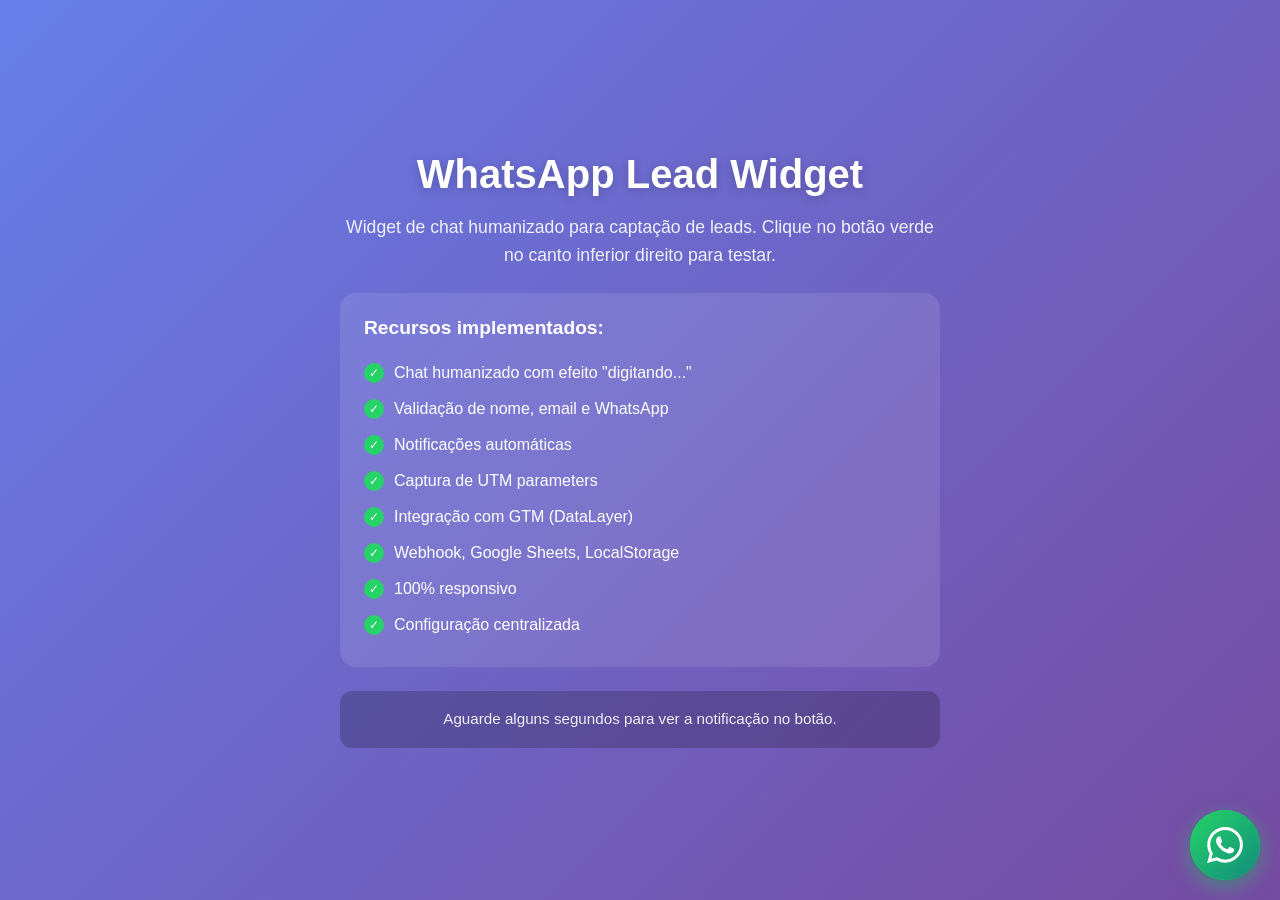
<file: bttn_wpp_form/index.html>
<!DOCTYPE html>
<html lang="pt-BR">
<head>
    <meta charset="UTF-8">
    <meta name="viewport" content="width=device-width, initial-scale=1.0">
    <title>WhatsApp Lead Widget - Demo</title>

    <!-- Google Tag Manager (exemplo) -->
    <!--
    <script>(function(w,d,s,l,i){w[l]=w[l]||[];w[l].push({'gtm.start':
    new Date().getTime(),event:'gtm.js'});var f=d.getElementsByTagName(s)[0],
    j=d.createElement(s),dl=l!='dataLayer'?'&l='+l:'';j.async=true;j.src=
    'https://www.googletagmanager.com/gtm.js?id='+i+dl;f.parentNode.insertBefore(j,f);
    })(window,document,'script','dataLayer','GTM-XXXXXX');</script>
    -->

    <style>
        /* Estilos de exemplo da página - não afetam o widget */
        * {
            margin: 0;
            padding: 0;
            box-sizing: border-box;
        }

        body {
            font-family: -apple-system, BlinkMacSystemFont, 'Segoe UI', Roboto, Oxygen, Ubuntu, sans-serif;
            background: linear-gradient(135deg, #667eea 0%, #764ba2 100%);
            min-height: 100vh;
            display: flex;
            flex-direction: column;
            align-items: center;
            justify-content: center;
            padding: 20px;
            color: #fff;
        }

        .demo-container {
            text-align: center;
            max-width: 600px;
        }

        h1 {
            font-size: 2.5rem;
            margin-bottom: 1rem;
            text-shadow: 0 2px 10px rgba(0,0,0,0.2);
        }

        p {
            font-size: 1.1rem;
            opacity: 0.9;
            line-height: 1.6;
            margin-bottom: 1.5rem;
        }

        .features {
            background: rgba(255,255,255,0.1);
            border-radius: 16px;
            padding: 24px;
            margin: 24px 0;
            text-align: left;
        }

        .features h2 {
            font-size: 1.2rem;
            margin-bottom: 16px;
        }

        .features ul {
            list-style: none;
        }

        .features li {
            padding: 8px 0;
            display: flex;
            align-items: center;
            gap: 10px;
        }

        .features li::before {
            content: "✓";
            background: #25D366;
            color: white;
            width: 20px;
            height: 20px;
            border-radius: 50%;
            display: flex;
            align-items: center;
            justify-content: center;
            font-size: 12px;
            flex-shrink: 0;
        }

        .hint {
            background: rgba(0,0,0,0.2);
            border-radius: 12px;
            padding: 16px 24px;
            margin-top: 24px;
        }

        .hint p {
            margin: 0;
            font-size: 0.95rem;
        }

        @media (max-width: 600px) {
            h1 {
                font-size: 1.8rem;
            }
        }
    </style>
</head>
<body>

    <div class="demo-container">
        <h1>WhatsApp Lead Widget</h1>
        <p>
            Widget de chat humanizado para captação de leads.
            Clique no botão verde no canto inferior direito para testar.
        </p>

        <div class="features">
            <h2>Recursos implementados:</h2>
            <ul>
                <li>Chat humanizado com efeito "digitando..."</li>
                <li>Validação de nome, email e WhatsApp</li>
                <li>Notificações automáticas</li>
                <li>Captura de UTM parameters</li>
                <li>Integração com GTM (DataLayer)</li>
                <li>Webhook, Google Sheets, LocalStorage</li>
                <li>100% responsivo</li>
                <li>Configuração centralizada</li>
            </ul>
        </div>

        <div class="hint">
            <p>
                Aguarde alguns segundos para ver a notificação no botão.
            </p>
        </div>
    </div>

    <!-- ================================ -->
    <!-- WIDGET: Cole apenas estas 3 linhas no seu site -->
    <!-- ================================ -->

    <!-- 1. CSS do Widget -->
    <link rel="stylesheet" href="whatsapp-widget.css">

    <!-- 2. Configurações (edite este arquivo para personalizar) -->
    <script src="whatsapp-widget-config.js"></script>

    <!-- 3. JavaScript do Widget -->
    <script src="whatsapp-widget.js"></script>

    <!-- ================================ -->
    <!-- FIM DO WIDGET -->
    <!-- ================================ -->

</body>
</html>
</file>
<file: styles.css>
/* ========================================
   LUANA MAIA - PSICÓLOGA
   Landing Page Cinematográfica
   Paz | Segurança | Acolhimento
   ======================================== */

/* ========================================
   CSS CUSTOM PROPERTIES
   ======================================== */
:root {
    /* Paleta Principal - Azul suave e acolhedor */
    --color-primary: #6B8FAD;
    --color-primary-dark: #4A6E8A;
    --color-primary-light: #9BB5CA;
    --color-primary-lighter: #E8EFF4;

    /* Secundárias - Tons terrosos/nude para equilíbrio */
    --color-secondary: #C4A77D;
    --color-secondary-dark: #A68B5B;
    --color-secondary-light: #E8DCC8;

    /* Neutros quentes */
    --color-bg: #FDFCFB;
    --color-bg-warm: #FAF8F5;
    --color-bg-cream: #F5F1EC;
    --color-bg-dark: #2A3540;
    --color-bg-darker: #1E2630;

    /* Texto */
    --color-text: #2D3748;
    --color-text-soft: #4A5568;
    --color-text-muted: #718096;
    --color-text-light: rgba(255, 255, 255, 0.95);
    --color-text-light-muted: rgba(255, 255, 255, 0.75);

    /* Accent */
    --color-accent: #D4A574;
    --color-accent-glow: rgba(107, 143, 173, 0.3);

    /* WhatsApp */
    --color-whatsapp: #25D366;
    --color-whatsapp-dark: #128C7E;
    --color-whatsapp-glow: rgba(37, 211, 102, 0.3);

    /* Bordas e linhas */
    --color-border: rgba(184, 160, 136, 0.2);
    --color-border-light: rgba(255, 255, 255, 0.1);

    /* Tipografia */
    --font-display: 'Cormorant Garamond', Georgia, 'Times New Roman', serif;
    --font-body: 'Mulish', -apple-system, BlinkMacSystemFont, 'Segoe UI', sans-serif;

    /* Tamanhos fluidos */
    --text-xs: clamp(0.75rem, 0.7rem + 0.25vw, 0.875rem);
    --text-sm: clamp(0.875rem, 0.8rem + 0.35vw, 1rem);
    --text-base: clamp(1rem, 0.9rem + 0.5vw, 1.125rem);
    --text-lg: clamp(1.125rem, 1rem + 0.6vw, 1.25rem);
    --text-xl: clamp(1.25rem, 1.1rem + 0.75vw, 1.5rem);
    --text-2xl: clamp(1.5rem, 1.2rem + 1.5vw, 2rem);
    --text-3xl: clamp(2rem, 1.5rem + 2.5vw, 3rem);
    --text-4xl: clamp(2.5rem, 2rem + 3vw, 4rem);
    --text-5xl: clamp(3rem, 2.5rem + 3.5vw, 5rem);

    /* Espaçamentos */
    --space-1: 0.25rem;
    --space-2: 0.5rem;
    --space-3: 0.75rem;
    --space-4: 1rem;
    --space-5: 1.25rem;
    --space-6: 1.5rem;
    --space-8: 2rem;
    --space-10: 2.5rem;
    --space-12: 3rem;
    --space-16: 4rem;
    --space-20: 5rem;
    --space-24: 6rem;
    --space-32: 8rem;

    /* Animações cinematográficas */
    --ease-out-expo: cubic-bezier(0.16, 1, 0.3, 1);
    --ease-out-quint: cubic-bezier(0.22, 1, 0.36, 1);
    --ease-in-out-circ: cubic-bezier(0.85, 0, 0.15, 1);
    --ease-spring: cubic-bezier(0.34, 1.56, 0.64, 1);

    --duration-fast: 200ms;
    --duration-normal: 400ms;
    --duration-slow: 600ms;
    --duration-slower: 800ms;
    --duration-slowest: 1200ms;

    /* Sombras suaves */
    --shadow-sm: 0 2px 8px rgba(58, 53, 48, 0.04);
    --shadow-md: 0 4px 24px rgba(58, 53, 48, 0.06);
    --shadow-lg: 0 8px 48px rgba(58, 53, 48, 0.08);
    --shadow-xl: 0 16px 64px rgba(58, 53, 48, 0.1);
    --shadow-glow: 0 0 60px var(--color-accent-glow);
    --shadow-glow-strong: 0 0 100px var(--color-accent-glow);

    /* Border radius */
    --radius-sm: 4px;
    --radius-md: 8px;
    --radius-lg: 16px;
    --radius-xl: 24px;
    --radius-2xl: 32px;
    --radius-full: 9999px;

    /* Z-index */
    --z-base: 1;
    --z-dropdown: 100;
    --z-sticky: 200;
    --z-fixed: 300;
    --z-modal: 400;
    --z-tooltip: 500;
    --z-max: 9999;
}

/* ========================================
   RESET & BASE
   ======================================== */
*, *::before, *::after {
    margin: 0;
    padding: 0;
    box-sizing: border-box;
}

html {
    scroll-behavior: smooth;
    font-size: 16px;
    -webkit-text-size-adjust: 100%;
}

body {
    font-family: var(--font-body);
    font-size: var(--text-base);
    font-weight: 400;
    line-height: 1.7;
    color: var(--color-text);
    background-color: var(--color-bg);
    overflow-x: hidden;
    -webkit-font-smoothing: antialiased;
    -moz-osx-font-smoothing: grayscale;
}

body.loading {
    overflow: hidden;
}

body.no-scroll {
    overflow: hidden;
}

::selection {
    background-color: var(--color-primary-light);
    color: var(--color-text);
}

img, video, svg {
    display: block;
    max-width: 100%;
    height: auto;
}

a {
    color: inherit;
    text-decoration: none;
    transition: color var(--duration-normal) var(--ease-out-expo);
}

button {
    font-family: inherit;
    cursor: pointer;
    border: none;
    background: none;
}

ul, ol {
    list-style: none;
}

/* ========================================
   TIPOGRAFIA
   ======================================== */
h1, h2, h3, h4, h5, h6 {
    font-family: var(--font-display);
    font-weight: 400;
    line-height: 1.2;
    color: var(--color-text);
    letter-spacing: -0.01em;
}

h1 { font-size: var(--text-4xl); }
h2 { font-size: var(--text-3xl); }
h3 { font-size: var(--text-xl); }
h4 { font-size: var(--text-lg); }

p {
    margin-bottom: var(--space-4);
    color: var(--color-text-soft);
}

p:last-child {
    margin-bottom: 0;
}

em {
    font-style: italic;
    color: var(--color-primary-dark);
}

strong {
    font-weight: 600;
    color: var(--color-text);
}

/* ========================================
   LAYOUT
   ======================================== */
.container {
    width: 100%;
    max-width: 1280px;
    margin: 0 auto;
    padding: 0 var(--space-6);
}

section {
    position: relative;
    padding: var(--space-24) 0;
    overflow: hidden;
}

/* Section Labels */
.section-label {
    display: inline-flex;
    align-items: center;
    gap: var(--space-3);
    font-family: var(--font-body);
    font-size: var(--text-xs);
    font-weight: 600;
    text-transform: uppercase;
    letter-spacing: 0.15em;
    color: var(--color-primary);
    margin-bottom: var(--space-4);
}

.section-label.center {
    justify-content: center;
    width: 100%;
}

.section-label.light {
    color: var(--color-primary-light);
}

.label-line {
    width: 32px;
    height: 1px;
    background: linear-gradient(90deg, transparent, var(--color-primary), transparent);
}

.section-title {
    margin-bottom: var(--space-6);
}

.section-title.center {
    text-align: center;
}

.section-subtitle {
    font-size: var(--text-lg);
    color: var(--color-text-soft);
    max-width: 600px;
}

.section-subtitle.center {
    text-align: center;
    margin: 0 auto var(--space-12);
}

.section-header {
    margin-bottom: var(--space-12);
}

/* ========================================
   LOADER / PRELOADER
   ======================================== */
.loader {
    position: fixed;
    inset: 0;
    z-index: var(--z-max);
    display: flex;
    align-items: center;
    justify-content: center;
    background-color: var(--color-bg);
    transition: opacity var(--duration-slowest) var(--ease-out-expo),
                visibility var(--duration-slowest) var(--ease-out-expo);
}

.loader.hidden {
    opacity: 0;
    visibility: hidden;
    pointer-events: none;
}

.loader-content {
    display: flex;
    flex-direction: column;
    align-items: center;
    gap: var(--space-6);
}

.loader-circle {
    width: 12px;
    height: 12px;
    background-color: var(--color-primary);
    border-radius: 50%;
    display: inline-block;
    animation: loader-bounce 1.4s ease-in-out infinite both;
}

.loader-circle:nth-child(1) { animation-delay: -0.32s; }
.loader-circle:nth-child(2) { animation-delay: -0.16s; }
.loader-circle:nth-child(3) { animation-delay: 0s; }

.loader-content {
    flex-direction: row;
    flex-wrap: wrap;
    justify-content: center;
}

.loader-text {
    width: 100%;
    text-align: center;
    margin-top: var(--space-4);
    font-size: var(--text-sm);
    color: var(--color-text-muted);
    letter-spacing: 0.05em;
}

@keyframes loader-bounce {
    0%, 80%, 100% {
        transform: scale(0);
        opacity: 0.5;
    }
    40% {
        transform: scale(1);
        opacity: 1;
    }
}

/* ========================================
   CURSOR - Padrão do navegador
   ======================================== */
/* Cursor padrão com pointer em elementos interativos */
a, button, [role="button"], .btn {
    cursor: pointer;
}

input, textarea {
    cursor: text;
}

/* Esconde elementos de cursor customizado (não usados) */
.cursor,
.cursor-follower {
    display: none !important;
}

/* ========================================
   AMBIENT BACKGROUND
   ======================================== */
.ambient-bg {
    position: fixed;
    inset: 0;
    z-index: -1;
    overflow: hidden;
    pointer-events: none;
}

.ambient-orb {
    position: absolute;
    border-radius: 50%;
    filter: blur(100px);
    opacity: 0.4;
    animation: ambient-float 20s ease-in-out infinite;
}

.ambient-orb-1 {
    width: 600px;
    height: 600px;
    background: radial-gradient(circle, var(--color-primary-lighter) 0%, transparent 70%);
    top: -200px;
    right: -200px;
    animation-delay: 0s;
}

.ambient-orb-2 {
    width: 500px;
    height: 500px;
    background: radial-gradient(circle, var(--color-secondary-light) 0%, transparent 70%);
    bottom: -100px;
    left: -100px;
    animation-delay: -7s;
}

.ambient-orb-3 {
    width: 400px;
    height: 400px;
    background: radial-gradient(circle, var(--color-primary-light) 0%, transparent 70%);
    top: 50%;
    left: 50%;
    transform: translate(-50%, -50%);
    animation-delay: -14s;
}

@keyframes ambient-float {
    0%, 100% { transform: translate(0, 0) scale(1); }
    25% { transform: translate(30px, -30px) scale(1.05); }
    50% { transform: translate(-20px, 20px) scale(0.95); }
    75% { transform: translate(20px, 30px) scale(1.02); }
}

/* ========================================
   HEADER
   ======================================== */
.header {
    position: fixed;
    top: 0;
    left: 0;
    right: 0;
    z-index: var(--z-fixed);
    padding: var(--space-4) 0;
    background-color: transparent;
    transition: all var(--duration-slow) var(--ease-out-expo);
}

.header.scrolled {
    padding: var(--space-3) 0;
    background-color: rgba(253, 251, 248, 0.9);
    backdrop-filter: blur(20px);
    -webkit-backdrop-filter: blur(20px);
    box-shadow: var(--shadow-sm);
}

.header .container {
    display: flex;
    align-items: center;
    justify-content: space-between;
}

/* Logo */
.logo {
    display: flex;
    flex-direction: column;
    gap: 2px;
    transition: transform var(--duration-normal) var(--ease-out-expo);
}

.logo:hover {
    transform: translateY(-2px);
}

.logo-text {
    font-family: var(--font-display);
    font-size: var(--text-xl);
    font-weight: 500;
    color: var(--color-text);
    line-height: 1;
}

.logo-subtitle {
    font-size: var(--text-xs);
    color: var(--color-primary);
    letter-spacing: 0.1em;
    text-transform: uppercase;
}

/* Navigation */
.nav-list {
    display: flex;
    align-items: center;
    gap: var(--space-8);
}

.nav-link {
    position: relative;
    font-size: var(--text-sm);
    font-weight: 500;
    color: var(--color-text-soft);
    padding: var(--space-2) 0;
    transition: color var(--duration-normal) var(--ease-out-expo);
}

.nav-link:hover,
.nav-link.active {
    color: var(--color-primary);
}

.nav-link::after {
    content: '';
    position: absolute;
    bottom: 0;
    left: 0;
    width: 0;
    height: 2px;
    background-color: var(--color-primary);
    transition: width var(--duration-normal) var(--ease-out-expo);
}

.nav-link:hover::after,
.nav-link.active::after {
    width: 100%;
}

.btn-nav {
    background-color: var(--color-primary);
    color: var(--color-bg) !important;
    padding: var(--space-3) var(--space-6);
    border-radius: var(--radius-full);
    font-weight: 500;
    transition: all var(--duration-normal) var(--ease-out-expo);
}

.btn-nav:hover {
    background-color: var(--color-primary-dark);
    transform: translateY(-2px);
    box-shadow: var(--shadow-md);
}

.btn-nav::after {
    display: none;
}

/* Header Progress */
.header-progress {
    position: absolute;
    bottom: 0;
    left: 0;
    height: 2px;
    width: 0;
    background: linear-gradient(90deg, var(--color-primary), var(--color-secondary));
    transition: width var(--duration-fast) linear;
}

/* Menu Toggle */
.menu-toggle {
    display: none;
    flex-direction: column;
    justify-content: center;
    gap: 6px;
    width: 32px;
    height: 32px;
    padding: 4px;
}

.menu-line {
    width: 100%;
    height: 2px;
    background-color: var(--color-text);
    border-radius: 2px;
    transition: all var(--duration-normal) var(--ease-out-expo);
    transform-origin: center;
}

.menu-toggle.active .menu-line:nth-child(1) {
    transform: rotate(45deg) translate(6px, 6px);
}

.menu-toggle.active .menu-line:nth-child(2) {
    opacity: 0;
    transform: scaleX(0);
}

.menu-toggle.active .menu-line:nth-child(3) {
    transform: rotate(-45deg) translate(6px, -6px);
}

/* ========================================
   BUTTONS
   ======================================== */
.btn {
    display: inline-flex;
    align-items: center;
    justify-content: center;
    gap: var(--space-3);
    padding: var(--space-4) var(--space-8);
    font-family: var(--font-body);
    font-size: var(--text-sm);
    font-weight: 600;
    border-radius: var(--radius-full);
    border: 2px solid transparent;
    cursor: pointer;
    transition: all var(--duration-normal) var(--ease-out-expo);
    position: relative;
    overflow: hidden;
}

.btn-primary {
    background-color: var(--color-primary);
    color: var(--color-bg);
    border-color: var(--color-primary);
}

.btn-primary:hover {
    background-color: var(--color-primary-dark);
    border-color: var(--color-primary-dark);
    transform: translateY(-3px);
    box-shadow: var(--shadow-lg);
}

.btn-secondary {
    background-color: transparent;
    color: var(--color-text);
    border-color: var(--color-border);
}

.btn-secondary:hover {
    border-color: var(--color-primary);
    color: var(--color-primary);
}

.btn-text {
    border: none;
    padding: var(--space-4) var(--space-4);
}

.btn-text:hover {
    color: var(--color-primary);
}

.btn-whatsapp {
    background-color: var(--color-whatsapp);
    color: white;
    border-color: var(--color-whatsapp);
    padding: var(--space-5) var(--space-10);
    font-size: var(--text-base);
}

.btn-whatsapp:hover {
    background-color: var(--color-whatsapp-dark);
    border-color: var(--color-whatsapp-dark);
    transform: translateY(-3px);
    box-shadow: 0 10px 40px var(--color-whatsapp-glow);
}

/* Glow effect */
.btn-glow {
    position: relative;
}

.btn-glow::before {
    content: '';
    position: absolute;
    inset: -2px;
    border-radius: inherit;
    background: linear-gradient(135deg, var(--color-primary), var(--color-accent));
    opacity: 0;
    z-index: -1;
    filter: blur(15px);
    transition: opacity var(--duration-normal) var(--ease-out-expo);
}

.btn-glow:hover::before {
    opacity: 0.5;
}

.btn-whatsapp.btn-glow::before {
    background: var(--color-whatsapp);
}

/* Button arrow animation */
.btn-arrow {
    transition: transform var(--duration-normal) var(--ease-out-expo);
}

.btn:hover .btn-arrow {
    transform: translateX(4px);
}

/* ========================================
   HERO SECTION
   ======================================== */
.hero {
    min-height: 100vh;
    display: flex;
    align-items: center;
    padding-top: calc(80px + var(--space-16));
    padding-bottom: var(--space-16);
    position: relative;
}

.hero-bg {
    position: absolute;
    inset: 0;
    z-index: -1;
}

.hero-gradient {
    position: absolute;
    inset: 0;
    background: linear-gradient(
        135deg,
        var(--color-bg) 0%,
        var(--color-bg-warm) 50%,
        var(--color-bg-cream) 100%
    );
}

.hero-particles {
    position: absolute;
    inset: 0;
    opacity: 0.5;
}

.hero-container {
    display: grid;
    grid-template-columns: 1fr 1fr;
    gap: var(--space-16);
    align-items: center;
}

/* Hero Content */
.hero-content {
    max-width: 600px;
}

.hero-greeting {
    display: inline-flex;
    align-items: center;
    gap: var(--space-3);
    font-size: var(--text-lg);
    color: var(--color-primary);
    margin-bottom: var(--space-4);
}

.greeting-line {
    width: 40px;
    height: 2px;
    background: linear-gradient(90deg, var(--color-primary), transparent);
}

.hero-title {
    margin-bottom: var(--space-6);
}

.title-line {
    display: block;
    font-size: var(--text-xl);
    font-weight: 300;
    color: var(--color-text-soft);
    margin-bottom: var(--space-2);
}

.title-name {
    display: block;
    font-size: var(--text-5xl);
    font-weight: 500;
    color: var(--color-text);
    line-height: 1.1;
    background: linear-gradient(135deg, var(--color-text) 0%, var(--color-primary-dark) 100%);
    -webkit-background-clip: text;
    -webkit-text-fill-color: transparent;
    background-clip: text;
}

.title-role {
    display: block;
    font-size: var(--text-2xl);
    font-weight: 400;
    color: var(--color-primary);
    margin-top: var(--space-2);
}

.hero-subtitle {
    font-size: var(--text-lg);
    line-height: 1.8;
    color: var(--color-text-soft);
    margin-bottom: var(--space-8);
}

.hero-cta {
    display: flex;
    gap: var(--space-4);
    flex-wrap: wrap;
    margin-bottom: var(--space-8);
}

/* Hero Badges */
.hero-badges {
    display: flex;
    gap: var(--space-6);
    flex-wrap: wrap;
}

.badge {
    display: inline-flex;
    align-items: center;
    gap: var(--space-2);
    font-size: var(--text-sm);
    color: var(--color-text-muted);
}

.badge svg {
    color: var(--color-secondary);
}

/* Hero Visual */
.hero-visual {
    display: flex;
    justify-content: center;
    align-items: center;
}

.hero-image-wrapper {
    position: relative;
}

.hero-image-frame {
    position: relative;
    width: 420px;
    height: 520px;
}

.hero-image-placeholder {
    width: 100%;
    height: 100%;
    background: linear-gradient(
        135deg,
        var(--color-primary-lighter) 0%,
        var(--color-bg-cream) 100%
    );
    border-radius: var(--radius-2xl);
    display: flex;
    align-items: center;
    justify-content: center;
    color: var(--color-text-muted);
    font-size: var(--text-sm);
    box-shadow: var(--shadow-xl);
    position: relative;
    overflow: hidden;
}

.hero-image-placeholder::before {
    content: '';
    position: absolute;
    inset: 0;
    background: linear-gradient(
        180deg,
        transparent 60%,
        rgba(184, 160, 136, 0.1) 100%
    );
}

.hero-image-decoration {
    position: absolute;
    inset: -20px;
    border: 1px solid var(--color-primary-light);
    border-radius: var(--radius-2xl);
    z-index: -1;
    opacity: 0.5;
}

/* Hero Float Cards */
.hero-float-card {
    position: absolute;
    display: flex;
    align-items: center;
    gap: var(--space-3);
    padding: var(--space-4) var(--space-5);
    background: rgba(255, 255, 255, 0.9);
    backdrop-filter: blur(10px);
    border-radius: var(--radius-lg);
    box-shadow: var(--shadow-lg);
    animation: float-gentle 6s ease-in-out infinite;
}

.hero-float-1 {
    top: 20%;
    left: -60px;
    animation-delay: 0s;
}

.hero-float-2 {
    bottom: 20%;
    right: -40px;
    animation-delay: -3s;
}

.float-icon {
    font-size: 1.5rem;
}

.float-text {
    font-size: var(--text-sm);
    font-weight: 500;
    color: var(--color-text);
}

@keyframes float-gentle {
    0%, 100% { transform: translateY(0); }
    50% { transform: translateY(-10px); }
}

/* Hero Scroll Indicator */
.hero-scroll {
    position: absolute;
    bottom: var(--space-8);
    left: 50%;
    transform: translateX(-50%);
}

.scroll-indicator {
    display: flex;
    flex-direction: column;
    align-items: center;
    gap: var(--space-3);
    color: var(--color-text-muted);
    transition: color var(--duration-normal) var(--ease-out-expo);
}

.scroll-indicator:hover {
    color: var(--color-primary);
}

.scroll-text {
    font-size: var(--text-xs);
    text-transform: uppercase;
    letter-spacing: 0.1em;
}

.scroll-mouse {
    width: 24px;
    height: 40px;
    border: 2px solid currentColor;
    border-radius: var(--radius-full);
    position: relative;
}

.scroll-wheel {
    position: absolute;
    top: 8px;
    left: 50%;
    transform: translateX(-50%);
    width: 4px;
    height: 8px;
    background-color: currentColor;
    border-radius: var(--radius-full);
    animation: scroll-bounce 2s ease-in-out infinite;
}

@keyframes scroll-bounce {
    0%, 100% {
        opacity: 1;
        transform: translateX(-50%) translateY(0);
    }
    50% {
        opacity: 0.5;
        transform: translateX(-50%) translateY(10px);
    }
}

/* ========================================
   SOBRE SECTION
   ======================================== */
.sobre {
    background-color: var(--color-bg);
    position: relative;
}

.sobre-content {
    display: grid;
    grid-template-columns: 1fr 1.3fr;
    gap: var(--space-20);
    align-items: center;
}

/* Sobre Image */
.sobre-image {
    position: relative;
}

.sobre-image-wrapper {
    position: relative;
    max-width: 400px;
}

.sobre-image-placeholder {
    width: 100%;
    aspect-ratio: 3/4;
    background: linear-gradient(
        135deg,
        var(--color-primary-lighter) 0%,
        var(--color-bg-cream) 100%
    );
    border-radius: var(--radius-2xl);
    display: flex;
    align-items: center;
    justify-content: center;
    color: var(--color-text-muted);
    font-size: var(--text-sm);
    box-shadow: var(--shadow-lg);
}

.sobre-image-border {
    position: absolute;
    inset: 20px -20px -20px 20px;
    border: 2px solid var(--color-primary-light);
    border-radius: var(--radius-2xl);
    z-index: -1;
}

.sobre-experience {
    position: absolute;
    bottom: -30px;
    right: -30px;
    background: linear-gradient(135deg, var(--color-primary) 0%, var(--color-primary-dark) 100%);
    color: white;
    padding: var(--space-6);
    border-radius: var(--radius-xl);
    text-align: center;
    box-shadow: var(--shadow-lg);
}

.experience-number {
    display: block;
    font-family: var(--font-display);
    font-size: var(--text-3xl);
    font-weight: 600;
    line-height: 1;
}

.experience-text {
    font-size: var(--text-xs);
    opacity: 0.9;
    line-height: 1.4;
}

/* Sobre Text */
.sobre-paragraphs p {
    font-size: var(--text-base);
    line-height: 1.9;
}

.sobre-destaque {
    display: flex;
    gap: var(--space-8);
    margin-top: var(--space-8);
    padding-top: var(--space-8);
    border-top: 1px solid var(--color-border);
}

.destaque-item {
    display: flex;
    align-items: flex-start;
    gap: var(--space-4);
}

.destaque-icon {
    width: 48px;
    height: 48px;
    display: flex;
    align-items: center;
    justify-content: center;
    background: linear-gradient(135deg, var(--color-primary-lighter) 0%, var(--color-bg-cream) 100%);
    border-radius: var(--radius-lg);
    color: var(--color-primary-dark);
    flex-shrink: 0;
}

.destaque-content {
    display: flex;
    flex-direction: column;
    gap: var(--space-1);
}

.destaque-titulo {
    font-size: var(--text-xs);
    text-transform: uppercase;
    letter-spacing: 0.1em;
    color: var(--color-text-muted);
}

.destaque-valor {
    font-family: var(--font-display);
    font-size: var(--text-lg);
    color: var(--color-text);
}

/* Sobre Decoration */
.sobre-decoration {
    position: absolute;
    top: 0;
    right: 0;
    width: 400px;
    height: 400px;
    color: var(--color-primary-lighter);
    opacity: 0.3;
    z-index: -1;
    transform: translate(30%, -30%);
}

/* ========================================
   DORES SECTION
   ======================================== */
.dores {
    background-color: var(--color-bg-warm);
    position: relative;
}

.dores-bg {
    position: absolute;
    inset: 0;
    background: radial-gradient(
        ellipse at center top,
        var(--color-primary-lighter) 0%,
        transparent 70%
    );
    opacity: 0.3;
}

.dores-grid {
    display: grid;
    grid-template-columns: repeat(4, 1fr);
    gap: var(--space-6);
}

.dor-card {
    background: rgba(255, 255, 255, 0.8);
    backdrop-filter: blur(10px);
    padding: var(--space-8);
    border-radius: var(--radius-xl);
    text-align: center;
    border: 1px solid var(--color-border);
    transition: all var(--duration-slow) var(--ease-out-expo);
}

.dor-card:hover {
    transform: translateY(-8px);
    box-shadow: var(--shadow-xl);
    border-color: var(--color-primary-light);
}

.dor-icon {
    width: 72px;
    height: 72px;
    margin: 0 auto var(--space-6);
    display: flex;
    align-items: center;
    justify-content: center;
    background: linear-gradient(135deg, var(--color-primary-lighter) 0%, var(--color-bg-cream) 100%);
    border-radius: 50%;
    color: var(--color-primary-dark);
    transition: all var(--duration-normal) var(--ease-out-expo);
}

.dor-card:hover .dor-icon {
    transform: scale(1.1);
    background: linear-gradient(135deg, var(--color-primary-light) 0%, var(--color-primary-lighter) 100%);
}

.dor-card h3 {
    font-size: var(--text-lg);
    margin-bottom: var(--space-3);
    color: var(--color-text);
}

.dor-card p {
    font-size: var(--text-sm);
    color: var(--color-text-soft);
    line-height: 1.7;
}

.dores-cta {
    text-align: center;
    margin-top: var(--space-12);
}

.dores-cta p {
    font-size: var(--text-lg);
    margin-bottom: var(--space-6);
    color: var(--color-text-soft);
}

/* ========================================
   ESPECIALIDADES SECTION
   ======================================== */
.especialidades {
    background-color: var(--color-bg);
}

.especialidades-grid {
    display: grid;
    grid-template-columns: repeat(3, 1fr);
    gap: var(--space-6);
}

.especialidade-card {
    position: relative;
    padding: var(--space-10);
    background-color: var(--color-bg);
    border: 1px solid var(--color-border);
    border-radius: var(--radius-xl);
    text-align: center;
    transition: all var(--duration-slow) var(--ease-out-expo);
    overflow: hidden;
}

.especialidade-card:hover {
    border-color: var(--color-primary);
    transform: translateY(-4px);
    box-shadow: var(--shadow-lg);
}

.card-hover-effect {
    position: absolute;
    inset: 0;
    background: linear-gradient(
        135deg,
        var(--color-primary-lighter) 0%,
        transparent 100%
    );
    opacity: 0;
    transition: opacity var(--duration-slow) var(--ease-out-expo);
    z-index: 0;
}

.especialidade-card:hover .card-hover-effect {
    opacity: 0.3;
}

.especialidade-icon {
    position: relative;
    z-index: 1;
    width: 88px;
    height: 88px;
    margin: 0 auto var(--space-6);
    display: flex;
    align-items: center;
    justify-content: center;
    background: linear-gradient(135deg, var(--color-primary-lighter) 0%, var(--color-bg-cream) 100%);
    border-radius: 50%;
    color: var(--color-primary-dark);
    transition: all var(--duration-normal) var(--ease-out-expo);
}

.especialidade-card:hover .especialidade-icon {
    transform: scale(1.1) rotate(5deg);
    box-shadow: var(--shadow-md);
}

.especialidade-card h3 {
    position: relative;
    z-index: 1;
    font-size: var(--text-xl);
    margin-bottom: var(--space-3);
}

.especialidade-card p {
    position: relative;
    z-index: 1;
    font-size: var(--text-sm);
    color: var(--color-text-soft);
    line-height: 1.7;
}

/* ========================================
   TRANSFORMAÇÃO SECTION
   ======================================== */
.transformacao {
    background-color: var(--color-bg-dark);
    color: var(--color-text-light);
    position: relative;
    overflow: hidden;
}

.transformacao-bg {
    position: absolute;
    inset: 0;
}

.transformacao-gradient {
    position: absolute;
    inset: 0;
    background: linear-gradient(
        135deg,
        var(--color-bg-dark) 0%,
        var(--color-bg-darker) 50%,
        #252220 100%
    );
}

.transformacao-content {
    position: relative;
    z-index: 1;
    display: grid;
    grid-template-columns: 1fr 1fr;
    gap: var(--space-16);
    align-items: center;
}

.transformacao .section-title {
    color: var(--color-text-light);
}

.transformacao-intro {
    font-size: var(--text-lg);
    color: var(--color-text-light-muted);
    margin-bottom: var(--space-8);
    line-height: 1.8;
}

.transformacao-lista {
    display: flex;
    flex-direction: column;
    gap: var(--space-5);
}

.transformacao-lista li {
    display: flex;
    align-items: center;
    gap: var(--space-4);
    font-size: var(--text-base);
    color: var(--color-text-light-muted);
}

.check-icon {
    width: 32px;
    height: 32px;
    display: flex;
    align-items: center;
    justify-content: center;
    background: linear-gradient(135deg, var(--color-primary) 0%, var(--color-accent) 100%);
    border-radius: 50%;
    color: var(--color-bg-dark);
    flex-shrink: 0;
}

.transformacao-lista strong {
    color: var(--color-primary-light);
}

/* Transformação Quote */
.transformacao-quote {
    background: rgba(255, 255, 255, 0.05);
    backdrop-filter: blur(10px);
    padding: var(--space-12);
    border-radius: var(--radius-2xl);
    border: 1px solid rgba(255, 255, 255, 0.1);
    position: relative;
}

.transformacao-quote::before {
    content: '"';
    position: absolute;
    top: var(--space-6);
    left: var(--space-8);
    font-family: var(--font-display);
    font-size: 6rem;
    color: var(--color-primary);
    opacity: 0.3;
    line-height: 1;
}

.transformacao-quote blockquote {
    font-family: var(--font-display);
    font-size: var(--text-xl);
    font-style: italic;
    color: var(--color-text-light);
    line-height: 1.6;
    margin-bottom: var(--space-6);
    position: relative;
    z-index: 1;
}

.transformacao-quote cite {
    font-style: normal;
    font-size: var(--text-sm);
    color: var(--color-primary-light);
}

/* ========================================
   COMO FUNCIONA SECTION
   ======================================== */
.como-funciona {
    background-color: var(--color-bg-warm);
}

.passos-timeline {
    position: relative;
    display: grid;
    grid-template-columns: repeat(4, 1fr);
    gap: var(--space-6);
    margin-bottom: var(--space-12);
}

.timeline-line {
    position: absolute;
    top: 28px;
    left: calc(12.5% + 28px);
    right: calc(12.5% + 28px);
    height: 2px;
    background: linear-gradient(
        90deg,
        var(--color-primary-light),
        var(--color-primary),
        var(--color-primary-light)
    );
    z-index: 0;
}

.passo-card {
    position: relative;
    z-index: 1;
    text-align: center;
}

.passo-numero {
    width: 56px;
    height: 56px;
    margin: 0 auto var(--space-6);
    display: flex;
    align-items: center;
    justify-content: center;
    background: linear-gradient(135deg, var(--color-primary) 0%, var(--color-primary-dark) 100%);
    border-radius: 50%;
    color: white;
    font-family: var(--font-display);
    font-size: var(--text-xl);
    font-weight: 600;
    box-shadow: var(--shadow-md);
    transition: all var(--duration-normal) var(--ease-out-expo);
}

.passo-card:hover .passo-numero {
    transform: scale(1.1);
    box-shadow: var(--shadow-lg), var(--shadow-glow);
}

.passo-content h3 {
    font-size: var(--text-lg);
    margin-bottom: var(--space-3);
}

.passo-content p {
    font-size: var(--text-sm);
    color: var(--color-text-soft);
    line-height: 1.7;
}

/* Atendimento Info */
.atendimento-info {
    display: flex;
    justify-content: center;
    gap: var(--space-4);
    flex-wrap: wrap;
}

.info-card {
    display: flex;
    flex-direction: column;
    align-items: center;
    gap: var(--space-2);
    padding: var(--space-6) var(--space-8);
    background: white;
    border-radius: var(--radius-xl);
    box-shadow: var(--shadow-md);
    min-width: 160px;
    transition: all var(--duration-normal) var(--ease-out-expo);
}

.info-card:hover {
    transform: translateY(-4px);
    box-shadow: var(--shadow-lg);
}

.info-icon {
    width: 48px;
    height: 48px;
    display: flex;
    align-items: center;
    justify-content: center;
    background: linear-gradient(135deg, var(--color-primary-lighter) 0%, var(--color-bg-cream) 100%);
    border-radius: var(--radius-lg);
    color: var(--color-primary-dark);
    margin-bottom: var(--space-2);
}

.info-label {
    font-size: var(--text-xs);
    text-transform: uppercase;
    letter-spacing: 0.1em;
    color: var(--color-text-muted);
}

.info-value {
    font-family: var(--font-display);
    font-size: var(--text-xl);
    color: var(--color-primary-dark);
}

/* ========================================
   FAQ SECTION
   ======================================== */
.faq {
    background-color: var(--color-bg);
}

.faq-lista {
    max-width: 800px;
    margin: 0 auto;
}

.faq-item {
    border-bottom: 1px solid var(--color-border);
}

.faq-item:first-child {
    border-top: 1px solid var(--color-border);
}

.faq-pergunta {
    width: 100%;
    display: flex;
    align-items: center;
    justify-content: space-between;
    gap: var(--space-4);
    padding: var(--space-6) 0;
    text-align: left;
    font-size: var(--text-lg);
    font-weight: 500;
    color: var(--color-text);
    transition: color var(--duration-normal) var(--ease-out-expo);
}

.faq-pergunta:hover {
    color: var(--color-primary);
}

.faq-icon {
    width: 24px;
    height: 24px;
    position: relative;
    flex-shrink: 0;
}

.faq-icon span {
    position: absolute;
    top: 50%;
    left: 50%;
    width: 12px;
    height: 2px;
    background-color: var(--color-primary);
    transform: translate(-50%, -50%);
    transition: transform var(--duration-normal) var(--ease-out-expo);
}

.faq-icon span:last-child {
    transform: translate(-50%, -50%) rotate(90deg);
}

.faq-item.active .faq-icon span:last-child {
    transform: translate(-50%, -50%) rotate(0deg);
}

.faq-resposta {
    max-height: 0;
    overflow: hidden;
    transition: max-height var(--duration-slow) var(--ease-out-expo);
}

.faq-item.active .faq-resposta {
    max-height: 500px;
}

.faq-resposta-inner {
    padding-bottom: var(--space-6);
}

.faq-resposta p {
    font-size: var(--text-base);
    color: var(--color-text-soft);
    line-height: 1.8;
}

/* ========================================
   CTA FINAL SECTION
   ======================================== */
.cta-final {
    position: relative;
    background-color: var(--color-bg-cream);
    text-align: center;
    overflow: hidden;
}

.cta-bg {
    position: absolute;
    inset: 0;
}

.cta-gradient {
    position: absolute;
    inset: 0;
    background: linear-gradient(
        135deg,
        var(--color-primary-lighter) 0%,
        var(--color-bg-cream) 50%,
        var(--color-bg-warm) 100%
    );
}

.cta-particles {
    position: absolute;
    inset: 0;
    opacity: 0.5;
}

.cta-content {
    position: relative;
    z-index: 1;
    max-width: 700px;
    margin: 0 auto;
}

.cta-badge {
    display: inline-block;
    padding: var(--space-2) var(--space-4);
    background: rgba(184, 160, 136, 0.2);
    border-radius: var(--radius-full);
    font-size: var(--text-xs);
    font-weight: 600;
    text-transform: uppercase;
    letter-spacing: 0.1em;
    color: var(--color-primary-dark);
    margin-bottom: var(--space-6);
}

.cta-title {
    font-size: var(--text-3xl);
    margin-bottom: var(--space-6);
}

.cta-text {
    font-size: var(--text-lg);
    color: var(--color-text-soft);
    margin-bottom: var(--space-10);
    line-height: 1.8;
}

.cta-email {
    margin-top: var(--space-6);
    font-size: var(--text-sm);
    color: var(--color-text-muted);
}

.cta-email a {
    color: var(--color-primary-dark);
    font-weight: 600;
    border-bottom: 1px solid transparent;
    transition: border-color var(--duration-normal) var(--ease-out-expo);
}

.cta-email a:hover {
    border-color: var(--color-primary-dark);
}

/* CTA Wrapper - Layout com Formulário */
.cta-wrapper {
    display: grid;
    grid-template-columns: 1fr 1fr;
    gap: var(--space-16);
    align-items: center;
    position: relative;
    z-index: 1;
}

.cta-content {
    text-align: left;
    max-width: none;
    margin: 0;
}

.cta-benefits {
    display: flex;
    flex-direction: column;
    gap: var(--space-3);
    margin-top: var(--space-8);
}

.benefit-item {
    display: flex;
    align-items: center;
    gap: var(--space-3);
    font-size: var(--text-base);
    color: var(--color-text-soft);
}

.benefit-item svg {
    color: var(--color-primary);
    flex-shrink: 0;
}

/* Form Card */
.cta-form-container {
    position: relative;
}

.form-card {
    background: var(--color-bg);
    border-radius: var(--radius-xl);
    padding: var(--space-10);
    box-shadow: var(--shadow-xl);
    border: 1px solid var(--color-border);
}

.form-header {
    text-align: center;
    margin-bottom: var(--space-8);
}

.form-header h3 {
    font-family: var(--font-display);
    font-size: var(--text-2xl);
    color: var(--color-text);
    margin-bottom: var(--space-2);
}

.form-header p {
    font-size: var(--text-sm);
    color: var(--color-text-muted);
}

/* Form Styles */
.lead-form {
    display: flex;
    flex-direction: column;
    gap: var(--space-5);
}

.form-group {
    display: flex;
    flex-direction: column;
    gap: var(--space-2);
}

.form-group label {
    font-size: var(--text-sm);
    font-weight: 500;
    color: var(--color-text);
}

.form-group label .optional {
    font-weight: 400;
    color: var(--color-text-muted);
}

.form-group input,
.form-group textarea {
    width: 100%;
    padding: var(--space-4);
    font-family: var(--font-body);
    font-size: var(--text-base);
    color: var(--color-text);
    background: var(--color-bg-warm);
    border: 2px solid transparent;
    border-radius: var(--radius-md);
    transition: all var(--duration-normal) var(--ease-out-expo);
}

.form-group input::placeholder,
.form-group textarea::placeholder {
    color: var(--color-text-muted);
}

.form-group input:hover,
.form-group textarea:hover {
    background: var(--color-bg-cream);
}

.form-group input:focus,
.form-group textarea:focus {
    outline: none;
    border-color: var(--color-primary);
    background: var(--color-bg);
    box-shadow: 0 0 0 4px var(--color-accent-glow);
}

.form-group textarea {
    resize: vertical;
    min-height: 80px;
}

.form-group.error input,
.form-group.error textarea {
    border-color: #E53E3E;
    background: #FFF5F5;
}

.field-error {
    font-size: var(--text-xs);
    color: #E53E3E;
    min-height: 1.2em;
}

/* Submit Button */
.btn-submit {
    width: 100%;
    padding: var(--space-4) var(--space-8);
    margin-top: var(--space-4);
    font-size: var(--text-base);
    font-weight: 600;
    background: linear-gradient(135deg, var(--color-primary) 0%, var(--color-primary-dark) 100%);
    color: white;
    border: none;
    border-radius: var(--radius-md);
    cursor: pointer;
    display: flex;
    align-items: center;
    justify-content: center;
    gap: var(--space-3);
    transition: all var(--duration-normal) var(--ease-out-expo);
    position: relative;
    overflow: hidden;
}

.btn-submit:hover {
    transform: translateY(-2px);
    box-shadow: var(--shadow-lg), var(--shadow-glow);
}

.btn-submit:active {
    transform: translateY(0);
}

.btn-submit .btn-loading {
    display: none;
    align-items: center;
    gap: var(--space-2);
}

.btn-submit.loading .btn-text,
.btn-submit.loading .btn-arrow {
    display: none;
}

.btn-submit.loading .btn-loading {
    display: flex;
}

.btn-submit .spinner {
    width: 20px;
    height: 20px;
    animation: spin 1s linear infinite;
}

@keyframes spin {
    to { transform: rotate(360deg); }
}

/* Form Privacy */
.form-privacy {
    display: flex;
    align-items: center;
    justify-content: center;
    gap: var(--space-2);
    font-size: var(--text-xs);
    color: var(--color-text-muted);
    margin-top: var(--space-4);
}

.form-privacy svg {
    flex-shrink: 0;
}

/* Form Divider */
.form-divider {
    display: flex;
    align-items: center;
    gap: var(--space-4);
    margin: var(--space-6) 0;
}

.form-divider::before,
.form-divider::after {
    content: '';
    flex: 1;
    height: 1px;
    background: var(--color-border);
}

.form-divider span {
    font-size: var(--text-xs);
    color: var(--color-text-muted);
    text-transform: uppercase;
    letter-spacing: 0.05em;
}

/* WhatsApp Button in Form */
.form-card .btn-whatsapp {
    width: 100%;
    justify-content: center;
    padding: var(--space-3) var(--space-6);
    background: var(--color-whatsapp);
    color: white;
    border-radius: var(--radius-md);
    font-weight: 600;
    transition: all var(--duration-normal) var(--ease-out-expo);
}

.form-card .btn-whatsapp:hover {
    background: var(--color-whatsapp-dark);
    transform: translateY(-2px);
}

/* Form Success State */
.lead-form.success {
    opacity: 0;
    pointer-events: none;
    position: absolute;
}

.form-success-message {
    text-align: center;
    padding: var(--space-10);
}

.form-success-message svg {
    width: 64px;
    height: 64px;
    color: var(--color-primary);
    margin-bottom: var(--space-4);
}

.form-success-message h4 {
    font-family: var(--font-display);
    font-size: var(--text-xl);
    color: var(--color-text);
    margin-bottom: var(--space-2);
}

.form-success-message p {
    color: var(--color-text-muted);
}

/* ========================================
   FOOTER
   ======================================== */
.footer {
    background-color: var(--color-bg-dark);
    color: var(--color-text-light-muted);
    padding: var(--space-16) 0 var(--space-8);
}

.footer-main {
    display: flex;
    justify-content: space-between;
    gap: var(--space-12);
    padding-bottom: var(--space-12);
    border-bottom: 1px solid var(--color-border-light);
}

.footer-brand {
    max-width: 300px;
}

.footer-logo {
    font-family: var(--font-display);
    font-size: var(--text-2xl);
    color: var(--color-text-light);
    display: block;
    margin-bottom: var(--space-2);
}

.footer-tagline {
    font-size: var(--text-sm);
    margin-bottom: var(--space-1);
}

.footer-crp {
    font-size: var(--text-sm);
    color: var(--color-primary-light);
}

.footer-nav {
    display: flex;
    gap: var(--space-16);
}

.footer-col h4 {
    font-family: var(--font-body);
    font-size: var(--text-sm);
    font-weight: 600;
    color: var(--color-text-light);
    margin-bottom: var(--space-4);
    text-transform: uppercase;
    letter-spacing: 0.05em;
}

.footer-col ul {
    display: flex;
    flex-direction: column;
    gap: var(--space-3);
}

.footer-col a {
    font-size: var(--text-sm);
    transition: color var(--duration-normal) var(--ease-out-expo);
}

.footer-col a:hover {
    color: var(--color-primary-light);
}

.footer-bottom {
    padding-top: var(--space-8);
    text-align: center;
}

.footer-bottom p {
    font-size: var(--text-sm);
    margin-bottom: var(--space-2);
}

.footer-legal {
    font-size: var(--text-xs);
    color: rgba(255, 255, 255, 0.4);
}

/* ========================================
   WHATSAPP FLOAT
   ======================================== */
.whatsapp-float {
    position: fixed;
    bottom: var(--space-8);
    right: var(--space-8);
    z-index: var(--z-fixed);
    width: 60px;
    height: 60px;
    display: flex;
    align-items: center;
    justify-content: center;
    background-color: var(--color-whatsapp);
    color: white;
    border-radius: 50%;
    box-shadow: 0 4px 20px var(--color-whatsapp-glow);
    transition: all var(--duration-normal) var(--ease-out-expo);
    animation: whatsapp-pulse 2s ease-in-out infinite;
}

.whatsapp-float:hover {
    transform: scale(1.1);
    box-shadow: 0 6px 30px var(--color-whatsapp-glow);
}

.whatsapp-tooltip {
    position: absolute;
    right: calc(100% + var(--space-3));
    white-space: nowrap;
    background: white;
    color: var(--color-text);
    padding: var(--space-2) var(--space-4);
    border-radius: var(--radius-md);
    font-size: var(--text-sm);
    font-weight: 500;
    box-shadow: var(--shadow-md);
    opacity: 0;
    transform: translateX(10px);
    transition: all var(--duration-normal) var(--ease-out-expo);
    pointer-events: none;
}

.whatsapp-float:hover .whatsapp-tooltip {
    opacity: 1;
    transform: translateX(0);
}

@keyframes whatsapp-pulse {
    0%, 100% {
        box-shadow: 0 4px 20px var(--color-whatsapp-glow);
    }
    50% {
        box-shadow: 0 4px 40px var(--color-whatsapp-glow), 0 0 0 10px rgba(37, 211, 102, 0.1);
    }
}

/* ========================================
   ANIMATIONS
   ======================================== */
[data-animate] {
    opacity: 0;
    transform: translateY(30px);
    transition:
        opacity var(--duration-slower) var(--ease-out-expo),
        transform var(--duration-slower) var(--ease-out-expo);
}

[data-animate="fade-up"].animate {
    opacity: 1;
    transform: translateY(0);
}

[data-animate="fade-down"] {
    transform: translateY(-30px);
}

[data-animate="fade-down"].animate {
    opacity: 1;
    transform: translateY(0);
}

[data-animate="fade-left"] {
    transform: translateX(50px);
}

[data-animate="fade-left"].animate {
    opacity: 1;
    transform: translateX(0);
}

[data-animate="fade-right"] {
    transform: translateX(-50px);
}

[data-animate="fade-right"].animate {
    opacity: 1;
    transform: translateX(0);
}

[data-animate="scale"] {
    transform: scale(0.9);
}

[data-animate="scale"].animate {
    opacity: 1;
    transform: scale(1);
}

/* Stagger delays */
[data-delay="100"] { transition-delay: 100ms; }
[data-delay="150"] { transition-delay: 150ms; }
[data-delay="200"] { transition-delay: 200ms; }
[data-delay="250"] { transition-delay: 250ms; }
[data-delay="300"] { transition-delay: 300ms; }
[data-delay="350"] { transition-delay: 350ms; }
[data-delay="400"] { transition-delay: 400ms; }
[data-delay="500"] { transition-delay: 500ms; }
[data-delay="600"] { transition-delay: 600ms; }

/* ========================================
   RESPONSIVE - TABLET
   ======================================== */
@media (max-width: 1024px) {
    .hero-container {
        grid-template-columns: 1fr;
        text-align: center;
    }

    .hero-content {
        max-width: 100%;
    }

    .hero-cta {
        justify-content: center;
    }

    .hero-badges {
        justify-content: center;
    }

    .hero-visual {
        order: -1;
        margin-bottom: var(--space-8);
    }

    .hero-image-frame {
        width: 320px;
        height: 400px;
    }

    .hero-float-1 {
        left: 0;
    }

    .hero-float-2 {
        right: 0;
    }

    .sobre-content {
        grid-template-columns: 1fr;
        gap: var(--space-12);
    }

    .sobre-image {
        display: flex;
        justify-content: center;
    }

    .sobre-text {
        text-align: center;
    }

    .sobre-destaque {
        justify-content: center;
    }

    .dores-grid {
        grid-template-columns: repeat(2, 1fr);
    }

    .especialidades-grid {
        grid-template-columns: repeat(2, 1fr);
    }

    .transformacao-content {
        grid-template-columns: 1fr;
        gap: var(--space-12);
    }

    .passos-timeline {
        grid-template-columns: repeat(2, 1fr);
        gap: var(--space-8);
    }

    .timeline-line {
        display: none;
    }

    /* CTA Form Responsivo */
    .cta-wrapper {
        grid-template-columns: 1fr;
        gap: var(--space-12);
    }

    .cta-content {
        text-align: center;
    }

    .cta-benefits {
        align-items: center;
    }
}

/* ========================================
   RESPONSIVE - MOBILE
   ======================================== */
@media (max-width: 768px) {
    section {
        padding: var(--space-16) 0;
    }

    /* Header Mobile */
    .nav {
        position: fixed;
        top: 0;
        left: 0;
        right: 0;
        bottom: 0;
        background: rgba(253, 251, 248, 0.98);
        backdrop-filter: blur(20px);
        display: flex;
        align-items: center;
        justify-content: center;
        opacity: 0;
        visibility: hidden;
        transition: all var(--duration-slow) var(--ease-out-expo);
    }

    .nav.active {
        opacity: 1;
        visibility: visible;
    }

    .nav-list {
        flex-direction: column;
        gap: var(--space-6);
        text-align: center;
    }

    .nav-link {
        font-size: var(--text-xl);
    }

    .menu-toggle {
        display: flex;
        z-index: var(--z-fixed);
    }

    /* Hero Mobile */
    .hero {
        min-height: auto;
        padding-top: calc(80px + var(--space-12));
    }

    .hero-image-frame {
        width: 260px;
        height: 320px;
    }

    .hero-float-card {
        display: none;
    }

    .hero-scroll {
        display: none;
    }

    .greeting-line {
        display: none;
    }

    /* Dores Mobile */
    .dores-grid {
        grid-template-columns: 1fr;
    }

    /* Especialidades Mobile */
    .especialidades-grid {
        grid-template-columns: 1fr;
    }

    /* Passos Mobile */
    .passos-timeline {
        grid-template-columns: 1fr;
    }

    /* Info Cards Mobile */
    .atendimento-info {
        flex-direction: column;
        align-items: center;
    }

    .info-card {
        width: 100%;
        max-width: 300px;
    }

    /* Footer Mobile */
    .footer-main {
        flex-direction: column;
        text-align: center;
    }

    .footer-brand {
        max-width: 100%;
    }

    .footer-nav {
        flex-direction: column;
        gap: var(--space-8);
    }

    /* WhatsApp Float Mobile */
    .whatsapp-float {
        bottom: var(--space-6);
        right: var(--space-6);
        width: 56px;
        height: 56px;
    }

    .whatsapp-tooltip {
        display: none;
    }

    /* Form Mobile */
    .form-card {
        padding: var(--space-6);
    }

    .dores-grid {
        grid-template-columns: 1fr;
    }
}

/* ========================================
   RESPONSIVE - SMALL MOBILE
   ======================================== */
@media (max-width: 480px) {
    .container {
        padding: 0 var(--space-4);
    }

    .hero-image-frame {
        width: 220px;
        height: 280px;
    }

    .sobre-experience {
        position: relative;
        bottom: auto;
        right: auto;
        margin-top: var(--space-6);
    }

    .sobre-destaque {
        flex-direction: column;
        gap: var(--space-6);
    }

    .btn {
        width: 100%;
        justify-content: center;
    }

    .hero-cta {
        flex-direction: column;
    }
}

/* ========================================
   REDUCED MOTION
   ======================================== */
@media (prefers-reduced-motion: reduce) {
    *,
    *::before,
    *::after {
        animation-duration: 0.01ms !important;
        animation-iteration-count: 1 !important;
        transition-duration: 0.01ms !important;
    }

    html {
        scroll-behavior: auto;
    }

    [data-animate] {
        opacity: 1;
        transform: none;
    }
}

/* ========================================
   PRINT STYLES
   ======================================== */
@media print {
    .header,
    .loader,
    .cursor,
    .cursor-follower,
    .ambient-bg,
    .whatsapp-float,
    .hero-scroll {
        display: none !important;
    }

    body {
        color: black;
        background: white;
    }

    section {
        padding: 2rem 0;
        page-break-inside: avoid;
    }
}
</file>
<file: bttn_wpp_form/whatsapp-widget.css>
/**
 * ============================================
 * WHATSAPP LEAD CAPTURE WIDGET - ESTILOS
 * ============================================
 */

/* Reset e Base */
.wwl-widget *,
.wwl-widget *::before,
.wwl-widget *::after {
    box-sizing: border-box;
    margin: 0;
    padding: 0;
    font-family: -apple-system, BlinkMacSystemFont, 'Segoe UI', Roboto, Oxygen, Ubuntu, Cantarell, sans-serif;
}

/* Container Principal */
.wwl-widget {
    position: fixed;
    bottom: var(--wwl-bottom-offset, 20px);
    right: var(--wwl-side-offset, 20px);
    z-index: var(--wwl-z-index, 999999);
    font-size: 14px;
    line-height: 1.4;
}

.wwl-widget.wwl-left {
    right: auto;
    left: var(--wwl-side-offset, 20px);
}

/* ==========================================
   BOTÃO FLUTUANTE
   ========================================== */

.wwl-button {
    width: 70px;
    height: 70px;
    border-radius: 50%;
    background: linear-gradient(135deg, #25D366 0%, #128C7E 100%);
    border: none;
    cursor: pointer;
    display: flex;
    align-items: center;
    justify-content: center;
    box-shadow:
        0 6px 20px rgba(37, 211, 102, 0.5),
        0 3px 6px rgba(0, 0, 0, 0.15);
    transition: all 0.3s cubic-bezier(0.4, 0, 0.2, 1);
    position: relative;
    outline: none;
    animation: wwl-bounce 2s ease-in-out infinite;
}

.wwl-button:hover {
    transform: scale(1.12);
    box-shadow:
        0 8px 30px rgba(37, 211, 102, 0.6),
        0 4px 10px rgba(0, 0, 0, 0.2);
    animation: none;
}

.wwl-button:active {
    transform: scale(1.05);
}

/* Animação de bounce suave */
@keyframes wwl-bounce {
    0%, 100% {
        transform: translateY(0);
    }
    50% {
        transform: translateY(-6px);
    }
}

/* Ícone do WhatsApp */
.wwl-button-icon {
    width: 36px;
    height: 36px;
    fill: #FFFFFF;
    transition: transform 0.3s ease;
}

.wwl-button:hover .wwl-button-icon {
    transform: rotate(15deg) scale(1.05);
}

/* Animação Pulse - mais intensa */
.wwl-button.wwl-pulse::before {
    content: '';
    position: absolute;
    width: 100%;
    height: 100%;
    border-radius: 50%;
    background: #25D366;
    animation: wwl-pulse 1.5s ease-out infinite;
    z-index: -1;
}

.wwl-button.wwl-pulse::after {
    content: '';
    position: absolute;
    width: 100%;
    height: 100%;
    border-radius: 50%;
    background: #25D366;
    animation: wwl-pulse 1.5s ease-out infinite 0.75s;
    z-index: -1;
}

@keyframes wwl-pulse {
    0% {
        transform: scale(1);
        opacity: 0.6;
    }
    100% {
        transform: scale(1.8);
        opacity: 0;
    }
}

/* Badge de Notificação */
.wwl-badge {
    position: absolute;
    top: -5px;
    right: -5px;
    min-width: 22px;
    height: 22px;
    background: #FF3B30;
    color: #FFFFFF;
    font-size: 12px;
    font-weight: 600;
    border-radius: 11px;
    display: flex;
    align-items: center;
    justify-content: center;
    padding: 0 6px;
    box-shadow: 0 2px 6px rgba(255, 59, 48, 0.4);
    transform: scale(0);
    transition: transform 0.3s cubic-bezier(0.68, -0.55, 0.265, 1.55);
}

.wwl-badge.wwl-show {
    transform: scale(1);
}

/* ==========================================
   BALÃO DE PREVIEW (Mensagens Empilhadas)
   ========================================== */

.wwl-preview {
    position: absolute;
    bottom: calc(100% + 12px);
    right: 0;
    width: 280px;
    max-width: calc(100vw - 100px);
    opacity: 0;
    transform: translateY(10px);
    transform-origin: bottom right;
    transition: all 0.4s cubic-bezier(0.34, 1.56, 0.64, 1);
    pointer-events: none;
    cursor: pointer;
    display: flex;
    flex-direction: column;
    gap: 8px;
}

.wwl-preview.wwl-show {
    opacity: 1;
    transform: translateY(0);
    pointer-events: auto;
}

/* Container das mensagens */
.wwl-preview-messages {
    display: flex;
    flex-direction: column;
    gap: 8px;
}

/* Cada mensagem individual */
.wwl-preview-msg {
    background: #FFFFFF;
    border-radius: 12px 12px 4px 12px;
    padding: 10px 14px;
    box-shadow:
        0 4px 20px rgba(0, 0, 0, 0.12),
        0 2px 8px rgba(0, 0, 0, 0.08);
    opacity: 0;
    transform: translateY(10px) scale(0.95);
    transition: all 0.3s cubic-bezier(0.34, 1.56, 0.64, 1);
    position: relative;
}

.wwl-preview-msg.wwl-show {
    opacity: 1;
    transform: translateY(0) scale(1);
}

.wwl-preview-msg:hover {
    transform: translateY(-2px) scale(1.02);
    box-shadow:
        0 6px 25px rgba(0, 0, 0, 0.15),
        0 3px 10px rgba(0, 0, 0, 0.1);
}

/* Seta na última mensagem */
.wwl-preview-msg:last-child::after {
    content: '';
    position: absolute;
    bottom: -6px;
    right: 20px;
    width: 0;
    height: 0;
    border-left: 8px solid transparent;
    border-right: 8px solid transparent;
    border-top: 8px solid #FFFFFF;
    filter: drop-shadow(0 2px 2px rgba(0, 0, 0, 0.08));
}

.wwl-preview-msg-text {
    color: #1F2937;
    font-size: 14px;
    line-height: 1.45;
    word-wrap: break-word;
}

.wwl-preview-msg-time {
    color: #8696A0;
    font-size: 11px;
    text-align: right;
    margin-top: 4px;
}

/* Posição esquerda */
.wwl-widget.wwl-left .wwl-preview {
    right: auto;
    left: 0;
    transform-origin: bottom left;
}

.wwl-widget.wwl-left .wwl-preview-msg {
    border-radius: 12px 12px 12px 4px;
}

.wwl-widget.wwl-left .wwl-preview-msg:last-child::after {
    right: auto;
    left: 20px;
}

/* ==========================================
   JANELA DO CHAT
   ========================================== */

.wwl-chat {
    position: absolute;
    bottom: calc(100% + 15px);
    right: 0;
    width: 370px;
    max-width: calc(100vw - 40px);
    height: 520px;
    max-height: calc(100vh - 120px);
    background: #FFFFFF;
    border-radius: 16px;
    box-shadow: 0 8px 40px rgba(0, 0, 0, 0.2);
    display: flex;
    flex-direction: column;
    overflow: hidden;
    opacity: 0;
    transform: translateY(20px) scale(0.95);
    transform-origin: bottom right;
    transition: all 0.4s cubic-bezier(0.4, 0, 0.2, 1);
    pointer-events: none;
}

.wwl-chat.wwl-open {
    opacity: 1;
    transform: translateY(0) scale(1);
    pointer-events: auto;
}

.wwl-widget.wwl-left .wwl-chat {
    right: auto;
    left: 0;
    transform-origin: bottom left;
}

/* ==========================================
   HEADER DO CHAT
   ========================================== */

.wwl-header {
    background: linear-gradient(135deg, #075E54 0%, #128C7E 100%);
    padding: 12px 16px;
    display: flex;
    align-items: center;
    gap: 12px;
    flex-shrink: 0;
    border-radius: 16px 16px 0 0;
    margin-top: -1px;
}

/* Botão Voltar/Fechar */
.wwl-header-back {
    width: 36px;
    height: 36px;
    background: transparent;
    border: none;
    cursor: pointer;
    display: flex;
    align-items: center;
    justify-content: center;
    border-radius: 50%;
    transition: background 0.2s;
}

.wwl-header-back:hover {
    background: rgba(255, 255, 255, 0.1);
}

.wwl-header-back svg {
    width: 24px;
    height: 24px;
    fill: #FFFFFF;
}

/* Avatar com Status Ring */
.wwl-avatar-container {
    position: relative;
    flex-shrink: 0;
}

.wwl-avatar-ring {
    width: 48px;
    height: 48px;
    border-radius: 50%;
    padding: 2px;
    background: linear-gradient(135deg, #25D366 0%, #00E676 50%, #25D366 100%);
    animation: wwl-ring-rotate 3s linear infinite;
}

@keyframes wwl-ring-rotate {
    0% {
        background: linear-gradient(0deg, #25D366 0%, #00E676 50%, #25D366 100%);
    }
    50% {
        background: linear-gradient(180deg, #25D366 0%, #00E676 50%, #25D366 100%);
    }
    100% {
        background: linear-gradient(360deg, #25D366 0%, #00E676 50%, #25D366 100%);
    }
}

.wwl-avatar {
    width: 100%;
    height: 100%;
    border-radius: 50%;
    object-fit: cover;
    background: #DFE5E7;
    border: 2px solid #075E54;
}

/* Status Online Indicator */
.wwl-status-dot {
    position: absolute;
    bottom: 2px;
    right: 2px;
    width: 12px;
    height: 12px;
    background: #25D366;
    border: 2px solid #075E54;
    border-radius: 50%;
}

.wwl-status-dot.wwl-offline {
    background: #667781;
}

/* Info do Header */
.wwl-header-info {
    flex: 1;
    min-width: 0;
}

.wwl-header-name {
    color: #FFFFFF;
    font-size: 16px;
    font-weight: 600;
    white-space: nowrap;
    overflow: hidden;
    text-overflow: ellipsis;
}

.wwl-header-status {
    color: rgba(255, 255, 255, 0.8);
    font-size: 13px;
    white-space: nowrap;
    overflow: hidden;
    text-overflow: ellipsis;
}

/* Menu do Header */
.wwl-header-menu {
    width: 36px;
    height: 36px;
    background: transparent;
    border: none;
    cursor: pointer;
    display: flex;
    align-items: center;
    justify-content: center;
    border-radius: 50%;
    transition: background 0.2s;
}

.wwl-header-menu:hover {
    background: rgba(255, 255, 255, 0.1);
}

.wwl-header-menu svg {
    width: 20px;
    height: 20px;
    fill: #FFFFFF;
}

/* ==========================================
   MENU DROPDOWN (3 pontinhos)
   ========================================== */

.wwl-dropdown-menu {
    position: absolute;
    top: 60px;
    right: 12px;
    background: #FFFFFF;
    border-radius: 8px;
    box-shadow: 0 4px 20px rgba(0, 0, 0, 0.15);
    min-width: 200px;
    overflow: hidden;
    z-index: 200;
    animation: wwl-dropdown-in 0.2s ease;
}

.wwl-dropdown-menu.wwl-hidden {
    display: none;
}

@keyframes wwl-dropdown-in {
    from {
        opacity: 0;
        transform: translateY(-10px) scale(0.95);
    }
    to {
        opacity: 1;
        transform: translateY(0) scale(1);
    }
}

.wwl-dropdown-item {
    display: flex;
    align-items: center;
    gap: 12px;
    width: 100%;
    padding: 12px 16px;
    border: none;
    background: transparent;
    cursor: pointer;
    font-size: 14px;
    color: #303030;
    text-align: left;
    transition: background 0.15s;
}

.wwl-dropdown-item:hover {
    background: #F5F5F5;
}

.wwl-dropdown-item svg {
    flex-shrink: 0;
    color: #667781;
}

.wwl-dropdown-item:hover svg {
    color: #25D366;
}

.wwl-dropdown-close {
    color: #E74C3C;
}

.wwl-dropdown-close svg {
    color: #E74C3C;
}

.wwl-dropdown-close:hover {
    background: #FEF2F2;
}

.wwl-dropdown-close:hover svg {
    color: #E74C3C;
}

.wwl-dropdown-divider {
    height: 1px;
    background: #E5E5E5;
    margin: 4px 0;
}

/* ==========================================
   MODAL DE AGRADECIMENTO (Tela Inteira)
   ========================================== */

.wwl-thanks-modal {
    position: fixed;
    top: 0;
    left: 0;
    right: 0;
    bottom: 0;
    z-index: 1000002;
    display: flex;
    align-items: center;
    justify-content: center;
    opacity: 0;
    visibility: hidden;
    transition: all 0.3s ease;
    cursor: pointer;
}

.wwl-thanks-modal.wwl-show {
    opacity: 1;
    visibility: visible;
}

.wwl-thanks-backdrop {
    position: absolute;
    top: 0;
    left: 0;
    right: 0;
    bottom: 0;
    background: rgba(0, 0, 0, 0.5);
    backdrop-filter: blur(4px);
}

.wwl-thanks-content {
    position: relative;
    background: #FFFFFF;
    border-radius: 16px;
    padding: 28px 24px;
    margin: 20px;
    box-shadow: 0 20px 60px rgba(0, 0, 0, 0.3);
    text-align: center;
    max-width: 320px;
    width: calc(100% - 40px);
    transform: translateY(20px) scale(0.95);
    transition: all 0.3s cubic-bezier(0.4, 0, 0.2, 1);
    cursor: pointer;
}

.wwl-thanks-modal.wwl-show .wwl-thanks-content {
    transform: translateY(0) scale(1);
}

.wwl-thanks-icon {
    margin-bottom: 16px;
    animation: wwl-heart-beat 1s ease infinite;
}

@keyframes wwl-heart-beat {
    0%, 100% {
        transform: scale(1);
    }
    50% {
        transform: scale(1.15);
    }
}

.wwl-thanks-content h3 {
    font-size: 18px;
    font-weight: 600;
    color: #303030;
    margin: 0 0 10px 0;
}

.wwl-thanks-content p {
    font-size: 14px;
    color: #667781;
    line-height: 1.5;
    margin: 0 0 20px 0;
}

.wwl-thanks-close {
    background: #25D366;
    color: #FFFFFF;
    border: none;
    padding: 10px 32px;
    border-radius: 24px;
    font-size: 14px;
    font-weight: 600;
    cursor: pointer;
    transition: all 0.2s;
}

.wwl-thanks-close:hover {
    background: #22C35E;
    transform: scale(1.05);
}

/* Hint para fechar */
.wwl-thanks-hint {
    font-size: 11px;
    color: #999;
    margin-top: 14px;
}

/* ==========================================
   ÁREA DE MENSAGENS
   ========================================== */

.wwl-messages {
    flex: 1;
    overflow-y: auto;
    overflow-x: hidden;
    padding: 12px 16px;
    background-color: #E5DDD5;
    background-image: url("data:image/svg+xml,%3Csvg width='60' height='60' viewBox='0 0 60 60' xmlns='http://www.w3.org/2000/svg'%3E%3Cg fill='none' fill-rule='evenodd'%3E%3Cg fill='%23D4CCC4' fill-opacity='0.4'%3E%3Cpath d='M36 34v-4h-2v4h-4v2h4v4h2v-4h4v-2h-4zm0-30V0h-2v4h-4v2h4v4h2V6h4V4h-4zM6 34v-4H4v4H0v2h4v4h2v-4h4v-2H6zM6 4V0H4v4H0v2h4v4h2V6h4V4H6z'/%3E%3C/g%3E%3C/g%3E%3C/svg%3E");
    display: flex;
    flex-direction: column;
    gap: 4px;
    scroll-behavior: smooth;
}

/* Scrollbar personalizada */
.wwl-messages::-webkit-scrollbar {
    width: 6px;
}

.wwl-messages::-webkit-scrollbar-track {
    background: transparent;
}

.wwl-messages::-webkit-scrollbar-thumb {
    background: rgba(0, 0, 0, 0.2);
    border-radius: 3px;
}

/* ==========================================
   BALÕES DE MENSAGEM
   ========================================== */

.wwl-message {
    display: flex;
    flex-direction: column;
    max-width: 85%;
    animation: wwl-message-in 0.3s cubic-bezier(0.4, 0, 0.2, 1);
}

@keyframes wwl-message-in {
    0% {
        opacity: 0;
        transform: translateY(10px) scale(0.95);
    }
    100% {
        opacity: 1;
        transform: translateY(0) scale(1);
    }
}

.wwl-message.wwl-bot {
    align-self: flex-start;
}

.wwl-message.wwl-user {
    align-self: flex-end;
}

.wwl-bubble {
    padding: 8px 12px;
    border-radius: 8px;
    position: relative;
    word-wrap: break-word;
    box-shadow: 0 1px 0.5px rgba(0, 0, 0, 0.13);
}

.wwl-message.wwl-bot .wwl-bubble {
    background: #FFFFFF;
    border-top-left-radius: 0;
}

.wwl-message.wwl-user .wwl-bubble {
    background: #DCF8C6;
    border-top-right-radius: 0;
}

/* Tail do balão */
.wwl-message.wwl-bot .wwl-bubble::before {
    content: '';
    position: absolute;
    top: 0;
    left: -8px;
    width: 0;
    height: 0;
    border-right: 8px solid #FFFFFF;
    border-bottom: 8px solid transparent;
}

.wwl-message.wwl-user .wwl-bubble::before {
    content: '';
    position: absolute;
    top: 0;
    right: -8px;
    width: 0;
    height: 0;
    border-left: 8px solid #DCF8C6;
    border-bottom: 8px solid transparent;
}

.wwl-bubble-text {
    color: #303030;
    font-size: 14.5px;
    line-height: 1.5;
}

.wwl-bubble-footer {
    display: flex;
    align-items: center;
    justify-content: flex-end;
    gap: 4px;
    margin-top: 2px;
}

.wwl-bubble-time {
    color: #667781;
    font-size: 11px;
}

/* Check marks */
.wwl-bubble-status {
    display: flex;
    align-items: center;
}

.wwl-bubble-status svg {
    width: 16px;
    height: 16px;
    fill: #667781;
}

.wwl-bubble-status.wwl-read svg {
    fill: #53BDEB;
}

/* ==========================================
   MENSAGEM COM BOTOES (Estilo WhatsApp Business API)
   ========================================== */

.wwl-bubble-interactive {
    padding: 0;
    overflow: hidden;
}

.wwl-bubble-interactive .wwl-bubble-text {
    padding: 10px 12px 8px;
    font-size: 14.5px;
    line-height: 1.4;
}

.wwl-bubble-buttons {
    display: flex;
    flex-direction: column;
    gap: 10px;
    padding: 12px;
    background: #F8F9FA;
    border-top: 1px solid #E5E5E5;
}

.wwl-bubble-btn {
    display: flex;
    align-items: center;
    justify-content: center;
    gap: 10px;
    padding: 16px 20px;
    background: #FFFFFF;
    border: 2px solid #25D366;
    border-radius: 12px;
    color: #25D366;
    font-size: 16px;
    font-weight: 600;
    cursor: pointer;
    transition: all 0.2s ease;
    text-decoration: none;
    box-shadow: 0 2px 8px rgba(37, 211, 102, 0.2);
}

.wwl-bubble-btn:last-child {
    border-bottom: none;
}

.wwl-bubble-btn:hover {
    background: #25D366;
    color: #FFFFFF;
    transform: scale(1.02);
    box-shadow: 0 4px 12px rgba(37, 211, 102, 0.3);
}

.wwl-bubble-btn:hover svg {
    fill: #FFFFFF;
}

.wwl-bubble-btn:active {
    transform: scale(0.98);
}

.wwl-bubble-btn svg {
    flex-shrink: 0;
    width: 22px;
    height: 22px;
}

.wwl-bubble-btn-primary {
    background: #25D366;
    color: #FFFFFF;
    font-weight: 700;
    animation: wwl-btn-pulse 2s infinite;
}

.wwl-bubble-btn-primary svg {
    fill: #FFFFFF;
}

.wwl-bubble-btn-primary:hover {
    background: #128C7E;
    border-color: #128C7E;
    color: #FFFFFF;
}

@keyframes wwl-btn-pulse {
    0%, 100% { box-shadow: 0 2px 8px rgba(37, 211, 102, 0.3); }
    50% { box-shadow: 0 4px 20px rgba(37, 211, 102, 0.5); }
}

@keyframes wwl-shake {
    0%, 100% { transform: translateX(0); }
    20% { transform: translateX(-8px); }
    40% { transform: translateX(8px); }
    60% { transform: translateX(-6px); }
    80% { transform: translateX(6px); }
}

.wwl-bubble-btn.wwl-clicked {
    background: #25D366;
    color: #FFFFFF;
}

.wwl-bubble-btn.wwl-cooldown {
    opacity: 0.7;
    pointer-events: none;
}

.wwl-bubble-btn.wwl-clicked svg {
    fill: #FFFFFF;
}

.wwl-bubble-interactive .wwl-bubble-footer {
    display: flex;
    align-items: center;
    justify-content: space-between;
    padding: 6px 12px 8px;
    background: #FAFAFA;
    border-top: 1px solid #E5E5E5;
}

.wwl-bubble-countdown {
    font-size: 11px;
    color: #667781;
}

.wwl-bubble-countdown strong {
    color: #25D366;
    font-weight: 600;
}

/* Animacao de entrada da mensagem de escolha */
.wwl-choice-message {
    animation: wwl-choice-in 0.4s cubic-bezier(0.34, 1.56, 0.64, 1);
}

@keyframes wwl-choice-in {
    0% {
        opacity: 0;
        transform: translateY(20px) scale(0.9);
    }
    100% {
        opacity: 1;
        transform: translateY(0) scale(1);
    }
}

/* ==========================================
   INDICADOR DIGITANDO
   ========================================== */

.wwl-typing {
    display: flex;
    align-self: flex-start;
    max-width: 85%;
    animation: wwl-message-in 0.3s cubic-bezier(0.4, 0, 0.2, 1);
}

.wwl-typing-bubble {
    background: #FFFFFF;
    padding: 12px 16px;
    border-radius: 8px;
    border-top-left-radius: 0;
    position: relative;
    box-shadow: 0 1px 0.5px rgba(0, 0, 0, 0.13);
}

.wwl-typing-bubble::before {
    content: '';
    position: absolute;
    top: 0;
    left: -8px;
    width: 0;
    height: 0;
    border-right: 8px solid #FFFFFF;
    border-bottom: 8px solid transparent;
}

.wwl-typing-dots {
    display: flex;
    gap: 4px;
    align-items: center;
}

.wwl-typing-dot {
    width: 8px;
    height: 8px;
    background: #667781;
    border-radius: 50%;
    animation: wwl-typing-bounce 1.4s infinite ease-in-out;
}

.wwl-typing-dot:nth-child(1) {
    animation-delay: -0.32s;
}

.wwl-typing-dot:nth-child(2) {
    animation-delay: -0.16s;
}

@keyframes wwl-typing-bounce {
    0%, 80%, 100% {
        transform: scale(0.6);
        opacity: 0.5;
    }
    40% {
        transform: scale(1);
        opacity: 1;
    }
}

/* ==========================================
   ÁREA DE INPUT
   ========================================== */

.wwl-input-area {
    background: #F0F0F0;
    padding: 10px 12px;
    display: flex;
    align-items: flex-end;
    gap: 8px;
    flex-shrink: 0;
}

.wwl-input-container {
    flex: 1;
    background: #FFFFFF;
    border-radius: 24px;
    display: flex;
    align-items: flex-end;
    padding: 6px 12px;
    min-height: 44px;
    max-height: 120px;
    box-shadow: 0 1px 3px rgba(0, 0, 0, 0.08);
}

.wwl-input {
    flex: 1;
    border: none;
    outline: none;
    font-size: 15px;
    color: #303030;
    background: transparent;
    resize: none;
    max-height: 100px;
    line-height: 1.4;
    padding: 4px 0;
}

.wwl-input::placeholder {
    color: #667781;
}

.wwl-input:disabled {
    background: transparent;
    cursor: not-allowed;
}

/* Botão Enviar */
.wwl-send-btn {
    width: 44px;
    height: 44px;
    border-radius: 50%;
    background: #25D366;
    border: none;
    cursor: pointer;
    display: flex;
    align-items: center;
    justify-content: center;
    flex-shrink: 0;
    transition: all 0.2s;
    box-shadow: 0 2px 6px rgba(37, 211, 102, 0.3);
}

.wwl-send-btn:hover:not(:disabled) {
    background: #22C35E;
    transform: scale(1.05);
}

.wwl-send-btn:active:not(:disabled) {
    transform: scale(0.95);
}

.wwl-send-btn:disabled {
    background: #CCD0D5;
    cursor: not-allowed;
    box-shadow: none;
}

.wwl-send-btn svg {
    width: 22px;
    height: 22px;
    fill: #FFFFFF;
    margin-left: 2px;
}

/* ==========================================
   MENSAGEM DE ERRO
   ========================================== */

.wwl-error {
    background: #FFF3F3;
    border-left: 3px solid #FF3B30;
    padding: 8px 12px;
    margin: 8px 0;
    border-radius: 0 8px 8px 0;
    animation: wwl-shake 0.5s ease;
}

@keyframes wwl-shake {
    0%, 100% { transform: translateX(0); }
    25% { transform: translateX(-5px); }
    75% { transform: translateX(5px); }
}

.wwl-error-text {
    color: #FF3B30;
    font-size: 13px;
}

/* ==========================================
   RESPONSIVO
   ========================================== */

@media (max-width: 480px) {
    .wwl-widget {
        bottom: 15px;
        right: 15px;
    }

    .wwl-widget.wwl-left {
        left: 15px;
    }

    .wwl-button {
        width: 64px;
        height: 64px;
    }

    .wwl-button-icon {
        width: 32px;
        height: 32px;
    }

    .wwl-chat {
        width: calc(100vw - 30px);
        height: calc(100vh - 100px);
        max-height: calc(100vh - 100px);
        bottom: calc(100% + 10px);
    }

    .wwl-messages {
        padding: 10px 12px;
    }

    .wwl-message {
        max-width: 90%;
    }
}

@media (max-width: 380px) {
    .wwl-header {
        padding: 10px 12px;
        gap: 8px;
    }

    .wwl-avatar-ring {
        width: 42px;
        height: 42px;
    }

    .wwl-header-name {
        font-size: 15px;
    }

    .wwl-header-status {
        font-size: 12px;
    }
}

/* ==========================================
   ACESSIBILIDADE
   ========================================== */

.wwl-sr-only {
    position: absolute;
    width: 1px;
    height: 1px;
    padding: 0;
    margin: -1px;
    overflow: hidden;
    clip: rect(0, 0, 0, 0);
    white-space: nowrap;
    border: 0;
}

/* Focus visible para acessibilidade */
.wwl-button:focus-visible,
.wwl-send-btn:focus-visible,
.wwl-header-back:focus-visible,
.wwl-input:focus-visible {
    outline: 2px solid #25D366;
    outline-offset: 2px;
}

/* Reduzir animações para usuários que preferem */
@media (prefers-reduced-motion: reduce) {
    .wwl-button.wwl-pulse::before {
        animation: none;
    }

    .wwl-typing-dot {
        animation: none;
        opacity: 1;
        transform: scale(1);
    }

    .wwl-avatar-ring {
        animation: none;
        background: linear-gradient(135deg, #25D366 0%, #00E676 100%);
    }

    .wwl-message,
    .wwl-typing,
    .wwl-chat,
    .wwl-badge,
    .wwl-preview {
        animation: none;
        transition: none;
    }
}

/* ==========================================
   MODAL DE ESCOLHA (Desktop: Web ou App)
   ========================================== */

.wwl-choice-modal {
    position: absolute;
    inset: 0;
    z-index: 100;
    display: flex;
    align-items: center;
    justify-content: center;
    opacity: 0;
    transition: opacity 0.3s ease;
}

.wwl-choice-modal.wwl-show {
    opacity: 1;
}

.wwl-choice-backdrop {
    position: absolute;
    inset: 0;
    background: rgba(0, 0, 0, 0.5);
    backdrop-filter: blur(2px);
}

.wwl-choice-content {
    position: relative;
    background: #FFFFFF;
    border-radius: 16px;
    padding: 20px;
    margin: 16px;
    box-shadow: 0 10px 40px rgba(0, 0, 0, 0.2);
    transform: scale(0.9);
    transition: transform 0.3s cubic-bezier(0.4, 0, 0.2, 1);
    max-width: 320px;
    width: 100%;
}

.wwl-choice-modal.wwl-show .wwl-choice-content {
    transform: scale(1);
}

.wwl-choice-header {
    text-align: center;
    margin-bottom: 16px;
}

.wwl-choice-header span {
    font-size: 16px;
    font-weight: 600;
    color: #303030;
}

.wwl-choice-options {
    display: flex;
    flex-direction: column;
    gap: 10px;
}

.wwl-choice-btn {
    display: flex;
    align-items: center;
    gap: 12px;
    padding: 14px 16px;
    border: 2px solid #E5E5E5;
    border-radius: 12px;
    background: #FFFFFF;
    cursor: pointer;
    transition: all 0.2s ease;
    text-align: left;
}

.wwl-choice-btn:hover {
    border-color: #25D366;
    background: #F0FDF4;
}

.wwl-choice-btn:active {
    transform: scale(0.98);
}

.wwl-choice-btn svg {
    flex-shrink: 0;
    color: #25D366;
}

.wwl-choice-btn span {
    display: block;
    font-size: 15px;
    font-weight: 600;
    color: #303030;
}

.wwl-choice-btn small {
    display: block;
    font-size: 12px;
    color: #667781;
    margin-top: 2px;
}

.wwl-choice-web:hover svg {
    color: #128C7E;
}

.wwl-choice-app:hover svg {
    color: #25D366;
}

.wwl-choice-countdown {
    font-size: 12px;
    color: #667781;
    margin-top: 6px;
}

.wwl-choice-countdown strong {
    color: #25D366;
    font-weight: 600;
}

/* ==========================================
   LGPD / CONSENTIMENTO
   ========================================== */

/* Área de Consentimento - Linha única compacta */
.wwl-consent-area {
    background: #F0F2F5;
    border-top: 1px solid #E0E0E0;
    padding: 4px 10px;
    display: flex;
    align-items: center;
    justify-content: center;
    min-height: 28px;
}

.wwl-consent-area.wwl-hidden {
    display: none;
}

/* Formulário de consentimento - linha única */
.wwl-consent-form {
    display: flex;
    align-items: center;
    gap: 6px;
    white-space: nowrap;
}

.wwl-consent-form.wwl-hidden {
    display: none;
}

/* Checkbox customizado */
.wwl-consent-checkbox {
    display: flex;
    align-items: center;
    gap: 5px;
    cursor: pointer;
    user-select: none;
}

.wwl-consent-input {
    position: absolute;
    opacity: 0;
    cursor: pointer;
    height: 0;
    width: 0;
}

.wwl-consent-check {
    width: 14px;
    height: 14px;
    border: 1.5px solid #667781;
    border-radius: 3px;
    display: flex;
    align-items: center;
    justify-content: center;
    transition: all 0.2s ease;
    flex-shrink: 0;
}

.wwl-consent-check::after {
    content: '';
    width: 4px;
    height: 7px;
    border: solid white;
    border-width: 0 1.5px 1.5px 0;
    transform: rotate(45deg) scale(0);
    transition: transform 0.15s ease;
    margin-bottom: 1px;
}

.wwl-consent-input:checked + .wwl-consent-check {
    background: #25D366;
    border-color: #25D366;
}

.wwl-consent-input:checked + .wwl-consent-check::after {
    transform: rotate(45deg) scale(1);
}

.wwl-consent-checkbox:hover .wwl-consent-check {
    border-color: #25D366;
}

.wwl-consent-label {
    font-size: 10px;
    color: #505050;
    line-height: 1;
}

/* Link de Política de Privacidade */
.wwl-privacy-link {
    background: none;
    border: none;
    color: #128C7E;
    font-size: 9px;
    cursor: pointer;
    text-decoration: underline;
    padding: 0;
    transition: color 0.2s;
    white-space: nowrap;
}

.wwl-privacy-link:hover {
    color: #075E54;
}

/* Confirmação de aceite - compacta */
.wwl-consent-confirmed {
    display: flex;
    align-items: center;
    justify-content: center;
    gap: 4px;
    color: #25D366;
    font-size: 10px;
    font-weight: 600;
    animation: wwl-fade-in 0.3s ease;
}

.wwl-consent-confirmed.wwl-hidden {
    display: none;
}

.wwl-consent-confirmed svg {
    flex-shrink: 0;
    width: 14px;
    height: 14px;
}

@keyframes wwl-fade-in {
    from {
        opacity: 0;
        transform: scale(0.9);
    }
    to {
        opacity: 1;
        transform: scale(1);
    }
}

/* Modal de Privacidade */
.wwl-privacy-modal {
    position: fixed;
    inset: 0;
    z-index: 1000001;
    display: flex;
    align-items: center;
    justify-content: center;
    opacity: 0;
    visibility: hidden;
    transition: all 0.3s ease;
}

.wwl-privacy-modal.wwl-show {
    opacity: 1;
    visibility: visible;
}

.wwl-privacy-backdrop {
    position: absolute;
    inset: 0;
    background: rgba(0, 0, 0, 0.6);
    backdrop-filter: blur(4px);
}

.wwl-privacy-content {
    position: relative;
    background: #FFFFFF;
    border-radius: 16px;
    max-width: 500px;
    width: calc(100% - 32px);
    max-height: calc(100vh - 40px);
    display: flex;
    flex-direction: column;
    box-shadow: 0 20px 60px rgba(0, 0, 0, 0.3);
    transform: translateY(20px) scale(0.95);
    transition: transform 0.3s cubic-bezier(0.4, 0, 0.2, 1);
}

.wwl-privacy-modal.wwl-show .wwl-privacy-content {
    transform: translateY(0) scale(1);
}

.wwl-privacy-header {
    display: flex;
    align-items: center;
    justify-content: space-between;
    padding: 16px 20px;
    border-bottom: 1px solid #E5E5E5;
    background: linear-gradient(135deg, #075E54 0%, #128C7E 100%);
    border-radius: 16px 16px 0 0;
}

.wwl-privacy-header h2 {
    color: #FFFFFF;
    font-size: 16px;
    font-weight: 600;
    margin: 0;
}

.wwl-privacy-close {
    background: rgba(255, 255, 255, 0.1);
    border: none;
    cursor: pointer;
    padding: 6px;
    border-radius: 50%;
    display: flex;
    align-items: center;
    justify-content: center;
    color: #FFFFFF;
    transition: background 0.2s;
}

.wwl-privacy-close:hover {
    background: rgba(255, 255, 255, 0.2);
}

.wwl-privacy-body {
    flex: 1;
    overflow-y: auto;
    padding: 20px;
    font-size: 14px;
    color: #303030;
    line-height: 1.6;
}

.wwl-privacy-body h3 {
    font-size: 15px;
    font-weight: 600;
    color: #075E54;
    margin: 16px 0 8px 0;
}

.wwl-privacy-body h3:first-child {
    margin-top: 0;
}

.wwl-privacy-body p {
    margin: 0 0 12px 0;
}

.wwl-privacy-body ul {
    margin: 8px 0 12px 0;
    padding-left: 20px;
}

.wwl-privacy-body li {
    margin: 6px 0;
}

.wwl-privacy-footer {
    padding: 16px 20px;
    border-top: 1px solid #E5E5E5;
    display: flex;
    justify-content: flex-end;
}

.wwl-privacy-accept {
    background: #25D366;
    color: #FFFFFF;
    border: none;
    padding: 10px 24px;
    border-radius: 8px;
    font-size: 14px;
    font-weight: 600;
    cursor: pointer;
    transition: all 0.2s;
}

.wwl-privacy-accept:hover {
    background: #22C35E;
    transform: translateY(-1px);
}

.wwl-privacy-accept:active {
    transform: translateY(0);
}

/* Scrollbar do modal */
.wwl-privacy-body::-webkit-scrollbar {
    width: 6px;
}

.wwl-privacy-body::-webkit-scrollbar-track {
    background: transparent;
}

.wwl-privacy-body::-webkit-scrollbar-thumb {
    background: rgba(0, 0, 0, 0.2);
    border-radius: 3px;
}

/* Responsivo para LGPD */
@media (max-width: 480px) {
    .wwl-consent-area {
        padding: 3px 8px;
        min-height: 24px;
    }

    .wwl-consent-form {
        gap: 4px;
    }

    .wwl-consent-checkbox {
        gap: 4px;
    }

    .wwl-consent-check {
        width: 12px;
        height: 12px;
    }

    .wwl-consent-check::after {
        width: 3px;
        height: 6px;
    }

    .wwl-consent-label {
        font-size: 9px;
    }

    .wwl-privacy-link {
        font-size: 8px;
    }

    .wwl-consent-confirmed {
        font-size: 9px;
        gap: 3px;
    }

    .wwl-consent-confirmed svg {
        width: 12px;
        height: 12px;
    }

    .wwl-privacy-content {
        max-height: calc(100vh - 20px);
        border-radius: 12px;
    }

    .wwl-privacy-header {
        border-radius: 12px 12px 0 0;
        padding: 14px 16px;
    }

    .wwl-privacy-header h2 {
        font-size: 15px;
    }

    .wwl-privacy-body {
        padding: 16px;
    }

    .wwl-privacy-footer {
        padding: 12px 16px;
    }
}
</file>
